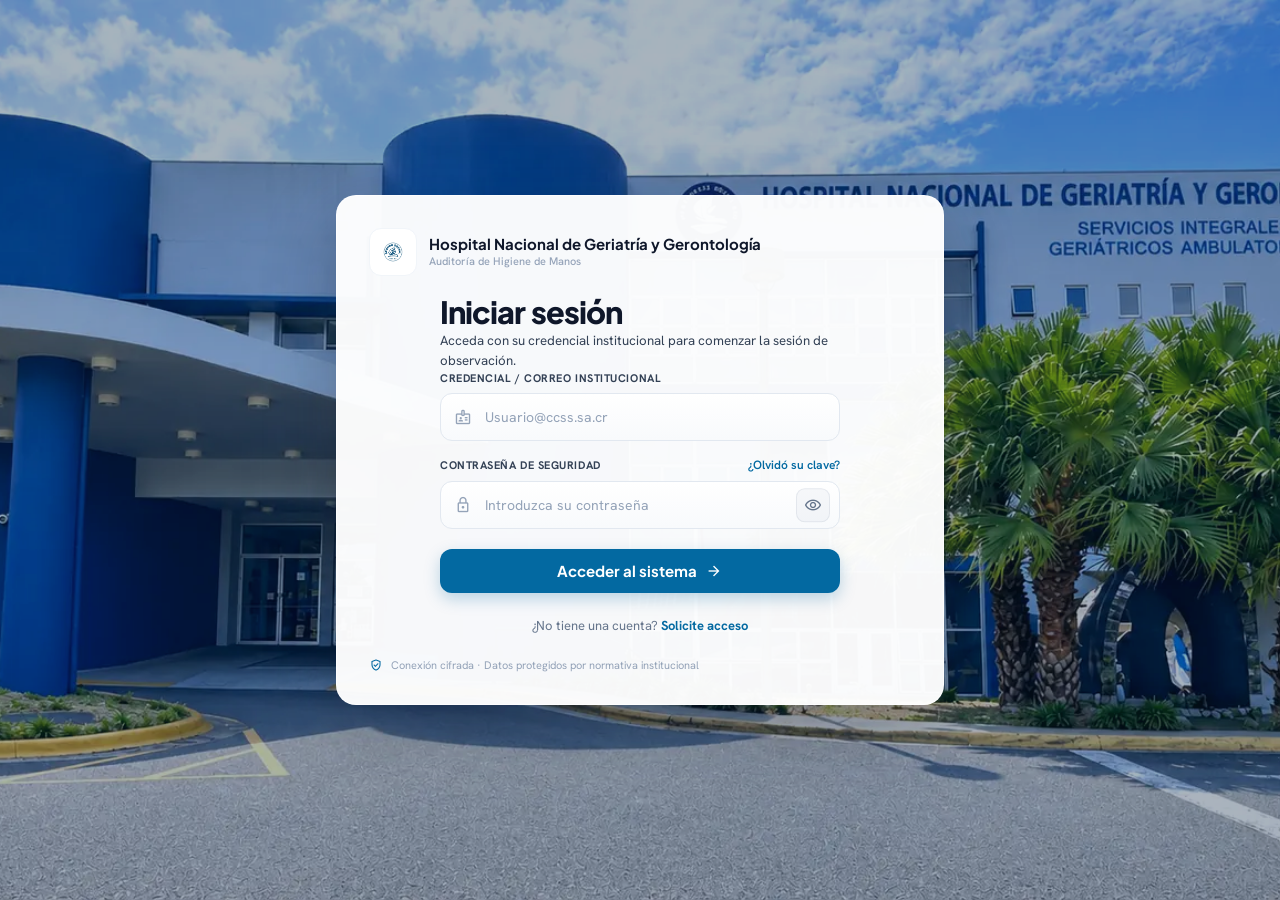
<file: index.html>
<!DOCTYPE html>
<html lang="es">
<head>
  <meta charset="utf-8">
  <meta name="viewport" content="width=device-width, initial-scale=1.0">
  <title>Observación Higiene de Manos — Sesión Activa</title>
  <script>
    if (!sessionStorage.getItem("hm_user")) {
      window.location.replace("login.html");
    }
  </script>
  <link href="https://fonts.googleapis.com/css2?family=Material+Symbols+Outlined:opsz,wght,FILL,GRAD@24,400,0,0" rel="stylesheet">
  <link href="https://fonts.googleapis.com/css2?family=Hanken+Grotesk:wght@400;600;700&family=Plus+Jakarta+Sans:wght@600;700&display=swap" rel="stylesheet">
  <link rel="stylesheet" href="comun.css?v=20261105-4">
  <link rel="stylesheet" href="index.css?v=20261016-2">
</head>
<body>

  <header class="app-header">
    <div class="app-header__inner">
      <div class="brand">
        <div class="brand__logo">
          <img src="images/ccss.jpg" alt="CCSS">
        </div>
        <div class="brand__text">
          <span class="brand__name">Auditoría de Higiene de Manos</span>
          <span class="brand__tag">Higiene de Manos · OMS</span>
        </div>
      </div>

      <button class="nav-mobile-toggle" type="button" aria-label="Abrir menú" aria-expanded="false" aria-controls="mobile-nav-panel">
        <span class="material-symbols-outlined">menu</span>
      </button>

      <nav class="header-navigation" aria-label="Navegación principal">
        <a class="btn btn--ghost" href="home.html">
          <span class="material-symbols-outlined">home</span>
          <span class="btn__label">Inicio</span>
        </a>
        <a class="btn btn--active" href="index.html" aria-current="page">
          <span class="material-symbols-outlined">checklist</span>
          <span class="btn__label">Observaciones</span>
        </a>
        <a class="btn btn--ghost" href="dashboard.html" id="dashboard-link" hidden>
          <span class="material-symbols-outlined">analytics</span>
          <span class="btn__label">Reportes</span>
        </a>
        <a class="btn btn--ghost" href="admin.php" id="admin-link" hidden>
          <span class="material-symbols-outlined">shield_person</span>
          <span class="btn__label">Administración</span>
        </a>
        <a class="btn btn--ghost" href="perfil.html">
          <span class="material-symbols-outlined">account_circle</span>
          <span class="btn__label">Mi perfil</span>
        </a>
      </nav>
      <div class="mobile-nav-panel" id="mobile-nav-panel" hidden></div>

    <div class="header-profile">
      <div class="user">
        <span class="user__name" id="user-name">Usuario</span>
        <div class="user__avatar">
          <span class="material-symbols-outlined">person</span>
        </div>
        <button id="logout-btn" type="button" class="icon-btn" title="Cerrar sesión" aria-label="Cerrar sesión">
          <span class="material-symbols-outlined">logout</span>
        </button>
      </div>
    </div>
    </div>
  </header>

  <main class="container">

    <!-- ============ RESUMEN EN TIEMPO REAL ============ -->
    <section class="summary">
      <div class="summary__item">
        <span class="material-symbols-outlined summary__icon summary__icon--primary">group</span>
        <div class="summary__text">
          <span class="summary__label">Evaluaciones</span>
          <span class="summary__value" id="stat-evaluaciones">0</span>
        </div>
      </div>
      <div class="summary__item">
        <span class="material-symbols-outlined summary__icon summary__icon--alcohol">fact_check</span>
        <div class="summary__text">
          <span class="summary__label">Momentos observados</span>
          <span class="summary__value" id="stat-momentos">0 / 0</span>
        </div>
      </div>
      <div class="summary__progress">
        <div class="summary__text summary__text--right">
          <span class="summary__label">Cumplimiento observado</span>
          <span class="summary__value summary__value--tertiary" id="stat-cumplimiento">—</span>
        </div>
        <div class="progressbar">
          <div class="progressbar__fill progressbar__fill--tertiary" id="stat-bar-tertiary" style="width: 0%"></div>
          <div class="progressbar__fill progressbar__fill--error" id="stat-bar-error" style="width: 0%"></div>
        </div>
      </div>
    </section>

    <!-- ============ SELECTOR DE ÁREA ============ -->
    <section class="session-area">
      <label class="session-area__label" for="area-select">
        <span class="material-symbols-outlined">location_on</span>
        Área de atención
      </label>
      <div class="session-area__control">
        <select id="area-select" class="session-area__select">
          <option value="" disabled selected>Seleccione un área</option>
          <option value="I Este">I Este</option>
          <option value="II Este">II Este</option>
          <option value="I Oeste">I Oeste</option>
          <option value="II Oeste">II Oeste</option>
          <option value="UCI">UCI</option>
        </select>
        <span class="material-symbols-outlined session-area__chevron">expand_more</span>
      </div>
    </section>

    <!-- ============ NAVEGACIÓN ENTRE EVALUACIONES ============ -->
    <section class="nav-bar">
      <button class="nav-bar__btn" id="nav-prev" type="button" title="Evaluación anterior" disabled>
        <span class="material-symbols-outlined">chevron_left</span>
      </button>
      <span class="nav-bar__counter" id="nav-counter">Evaluación 0 de 0</span>
      <button class="nav-bar__btn" id="nav-next" type="button" title="Evaluación siguiente" disabled>
        <span class="material-symbols-outlined">chevron_right</span>
      </button>
      <button class="btn-add" id="btn-add-eval" type="button">
        <span class="material-symbols-outlined">add_circle</span>
        Nueva evaluación
      </button>
    </section>

    <!-- ============ FICHA ACTIVA ============ -->
    <section id="ficha-container" class="ficha-container">
      <!-- Se renderiza dinámicamente desde app.js -->
    </section>

  </main>

  <!-- ============ FOOTER FIJO ============ -->
  <footer class="app-footer">
    <div class="app-footer__inner">
      <span class="app-footer__hint" id="save-status">Cambios se guardan automáticamente</span>
      <div class="app-footer__actions">
        <button class="btn btn--ghost" type="button" id="btn-cancel">
          <span class="material-symbols-outlined">delete</span>
          Descartar evaluación
        </button>
        <button class="btn btn--primary" type="button" id="btn-finish">
          <span class="material-symbols-outlined">verified</span>
          Finalizar sesión
        </button>
      </div>
    </div>
  </footer>

  <dialog class="finish-dialog" id="finish-dialog" aria-labelledby="finish-dialog-title">
    <div class="finish-dialog__view" id="finish-confirm-view">
      <div class="finish-dialog__content">
        <div class="finish-dialog__icon" aria-hidden="true">
          <span class="material-symbols-outlined">fact_check</span>
        </div>
        <p class="finish-dialog__eyebrow">Resumen de observación</p>
        <h2 class="finish-dialog__title" id="finish-dialog-title">¿Finalizar esta sesión?</h2>
        <p class="finish-dialog__description">
          Al finalizar, las evaluaciones se conservarán y esta sesión ya no se podrá modificar.
          Luego podrás consultar los reportes; al volver a Observaciones se iniciará una sesión nueva.
        </p>

        <div class="finish-dialog__summary" id="finish-summary">
          <div class="finish-dialog__stat">
            <span class="finish-dialog__stat-value" id="finish-evaluations-count">0</span>
            <span class="finish-dialog__stat-label">evaluaciones</span>
          </div>
          <div class="finish-dialog__stat finish-dialog__stat--observed">
            <span class="finish-dialog__stat-value" id="finish-observed-count">0</span>
            <span class="finish-dialog__stat-label">momentos observados</span>
          </div>
          <div class="finish-dialog__stat finish-dialog__stat--unobserved">
            <span class="finish-dialog__stat-value" id="finish-unobserved-count">0</span>
            <span class="finish-dialog__stat-label">sin observar</span>
          </div>
        </div>

        <p class="finish-dialog__note" id="finish-empty-message" hidden>
          Todavía no hay evaluaciones registradas. Agrega al menos una antes de finalizar la sesión.
        </p>
        <p class="finish-dialog__note">
          Los momentos sin respuesta quedan como no observados. No es necesario completar los cinco
          y esos momentos no se incluyen en el cálculo del cumplimiento.
        </p>
        <p class="finish-dialog__error" id="finish-error" role="alert" hidden></p>
      </div>
    </div>
    <div class="finish-dialog__view finish-dialog__thank-you" id="finish-thank-you-view" hidden>
      <div class="finish-dialog__content">
        <div class="finish-dialog__icon finish-dialog__icon--success" aria-hidden="true">
          <span class="material-symbols-outlined">check_circle</span>
        </div>
        <p class="finish-dialog__eyebrow">Sesión finalizada</p>
        <h2 class="finish-dialog__title" id="thank-you-title">¡Gracias por tu valiosa colaboración!</h2>
        <img
          class="finish-dialog__illustration"
          src="images/agradecimiento-sesion.jpg"
          alt="Dos profesionales de enfermería celebran juntas su trabajo."
          width="768"
          height="998">
        <p class="finish-dialog__thank-you-message">
          Te agradecemos por ayudarnos a recaudar la información. Tu aporte es muy valioso para nosotros.
        </p>
        <p class="finish-dialog__saved">
          <span class="material-symbols-outlined" aria-hidden="true">verified</span>
          Tus observaciones se guardaron correctamente.
        </p>
      </div>
    </div>
    <footer class="finish-dialog__actions" id="finish-confirm-actions">
      <button class="btn btn--ghost" type="button" id="finish-cancel">Seguir observando</button>
      <button class="btn btn--primary" type="button" id="finish-confirm">
        <span class="material-symbols-outlined" aria-hidden="true">check_circle</span>
        Finalizar sesión
      </button>
    </footer>
    <footer class="finish-dialog__actions" id="finish-thank-you-actions" hidden>
      <a class="btn btn--ghost" id="thank-you-reports" href="dashboard.html" hidden>
        <span class="material-symbols-outlined" aria-hidden="true">analytics</span>
        Consultar reportes
      </a>
      <button class="btn btn--primary" type="button" id="thank-you-return">
        <span class="material-symbols-outlined" aria-hidden="true">assignment</span>
        Volver a observaciones
      </button>
    </footer>
  </dialog>

  <script src="comun.js?v=20261105-2"></script>
  <script src="app.js?v=20261016-4"></script>
</body>
</html>
</file>
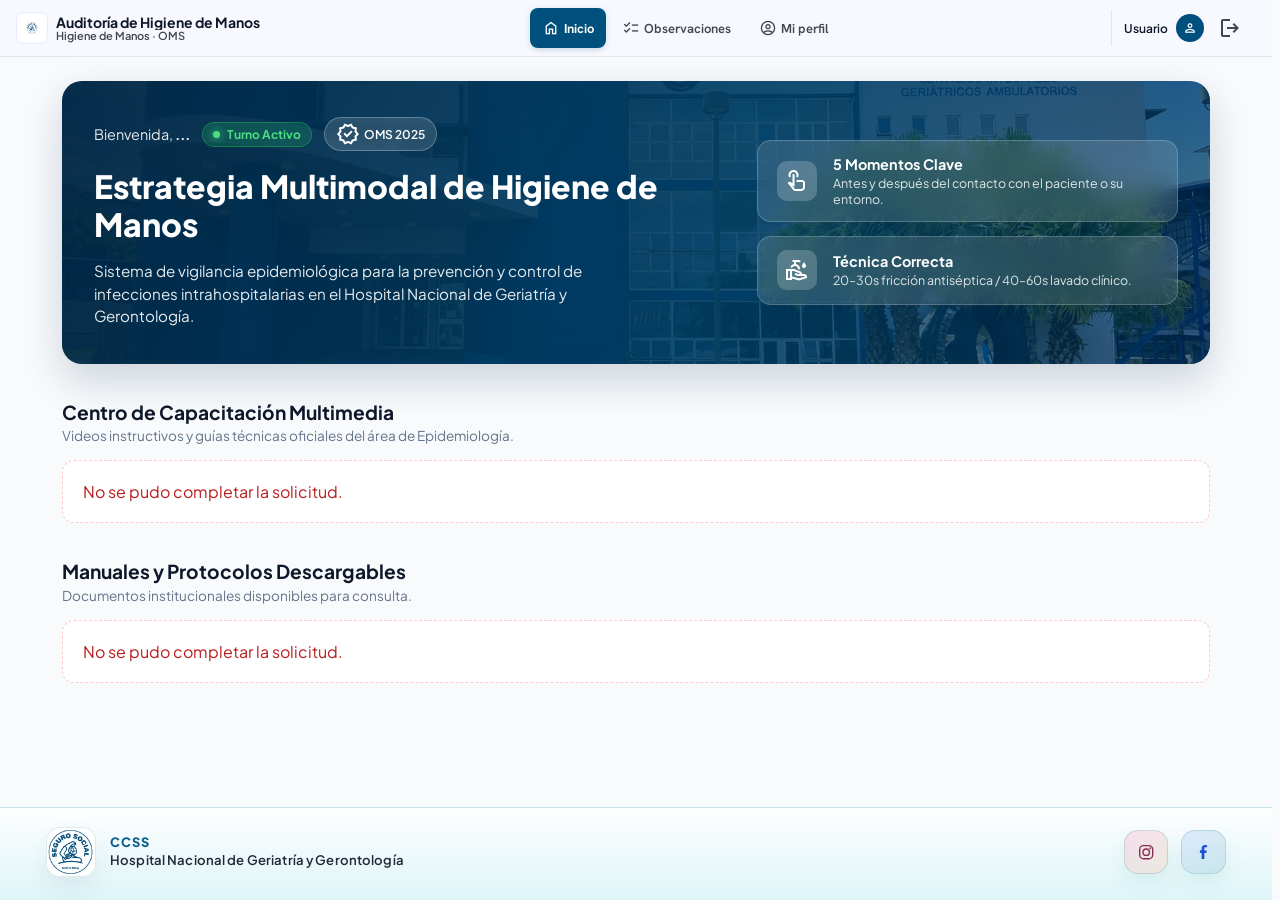
<file: home.html>
<!DOCTYPE html>
<html lang="es">
<head>
  <meta charset="utf-8">
  <meta name="viewport" content="width=device-width, initial-scale=1.0">
  <title>Inicio — Auditoría Higiene de Manos</title>

  <!-- Tipografía e Iconografía -->
  <link rel="preconnect" href="https://fonts.googleapis.com">
  <link rel="preconnect" href="https://fonts.gstatic.com" crossorigin>
  <link href="https://fonts.googleapis.com/css2?family=Material+Symbols+Outlined:opsz,wght,FILL,GRAD@20..48,100..700,0..1,-50..200" rel="stylesheet">
  <link href="https://fonts.googleapis.com/css2?family=Hanken+Grotesk:wght@400;600;700&display=swap" rel="stylesheet">
  <link href="https://fonts.googleapis.com/css2?family=Plus+Jakarta+Sans:wght@400;500;600;700;800&display=swap" rel="stylesheet">

  <!-- Hojas de Estilo -->
  <link rel="stylesheet" href="comun.css?v=20261105-4">
  <link rel="stylesheet" href="home.css?v=20261105-1">
</head>
<body>

  <!-- ============ HEADER INSTITUCIONAL ============ -->
  <header class="app-header">
    <div class="app-header__inner">
      <div class="brand">
        <div class="brand__logo">
          <img src="images/ccss.jpg" alt="CCSS Logo">
        </div>
        <div class="brand__text">
          <span class="brand__name">Auditoría de Higiene de Manos</span>
          <span class="brand__tag">Higiene de Manos · OMS</span>
        </div>
      </div>

      <button class="nav-mobile-toggle" type="button" aria-label="Abrir menú" aria-expanded="false" aria-controls="mobile-nav-panel">
        <span class="material-symbols-outlined">menu</span>
      </button>

      <nav class="header-navigation" aria-label="Navegación principal">
        <a class="btn btn--active" href="home.html" aria-current="page">
          <span class="material-symbols-outlined">home</span>
          <span class="btn__label">Inicio</span>
        </a>
        <a class="btn btn--ghost" href="index.html">
          <span class="material-symbols-outlined">checklist</span>
          <span class="btn__label">Observaciones</span>
        </a>
        <a class="btn btn--ghost" href="dashboard.html" id="dashboard-link" hidden>
          <span class="material-symbols-outlined">analytics</span>
          <span class="btn__label">Reportes</span>
        </a>
        <a class="btn btn--ghost" href="admin.php" id="admin-link" hidden>
          <span class="material-symbols-outlined">shield_person</span>
          <span class="btn__label">Administración</span>
        </a>
        <a class="btn btn--ghost" href="perfil.html">
          <span class="material-symbols-outlined">account_circle</span>
          <span class="btn__label">Mi perfil</span>
        </a>
      </nav>
      <div class="mobile-nav-panel" id="mobile-nav-panel" hidden></div>

      <div class="header-profile">
        <div class="user">
          <span class="user__name" id="user-name">Usuario</span>
          <div class="user__avatar">
            <span class="material-symbols-outlined">person</span>
          </div>
          <button id="logout-btn" type="button" class="icon-btn" title="Cerrar sesión" aria-label="Cerrar sesión">
            <span class="material-symbols-outlined">logout</span>
          </button>
        </div>
      </div>
    </div>
  </header>

  <!-- ============ CONTENIDO PRINCIPAL ============ -->
  <main class="page-container">

    <!-- ============ HERO UNIFICADO (BANNER INFORMATIVO) ============ -->
    <section class="hero-banner" style="background-image: url('images/HNGG_Nuevo.webp');">
      <div class="hero-banner__overlay"></div>

      <div class="hero-banner__content">
        <div class="hero-text-group">

          <!-- Saludo e indicadores en una sola línea superior -->
          <div class="hero-top-bar">
            <span class="user-welcome"><span id="welcome-pronoun">Bienvenida</span>, <strong id="hero-name">...</strong></span>
            <span class="status-pill">
              <span class="status-dot"></span> Turno Activo
            </span>
            <span class="glass-pill">
              <span class="material-symbols-outlined">verified</span> OMS 2025
            </span>
          </div>

          <div class="hero-copy">
            <h1 class="hero-main-title" id="banner-title">Estrategia Multimodal de Higiene de Manos</h1>
            <p class="hero-description" id="banner-description">Sistema de vigilancia epidemiológica para la prevención y control de infecciones intrahospitalarias en el Hospital Nacional de Geriatría y Gerontología.</p>
          </div>
          <button class="content-edit-button banner-edit-button" type="button" data-edit-banner hidden>
            <span class="material-symbols-outlined" aria-hidden="true">edit</span>
            Editar banner
          </button>
        </div>

        <!-- Tarjetas informativas de contexto -->
        <div class="hero-glass-cards">
          <div class="glass-card">
            <div class="glass-card__icon"><span class="material-symbols-outlined">touch_app</span></div>
            <div class="glass-card__text">
              <h4>5 Momentos Clave</h4>
              <p>Antes y después del contacto con el paciente o su entorno.</p>
            </div>
          </div>

          <div class="glass-card">
            <div class="glass-card__icon"><span class="material-symbols-outlined">clean_hands</span></div>
            <div class="glass-card__text">
              <h4>Técnica Correcta</h4>
              <p>20–30s fricción antiséptica / 40–60s lavado clínico.</p>
            </div>
          </div>
        </div>
      </div>
    </section>

    <!-- ============ SECCIÓN CAPACITACIÓN Y VIDEOS ============ -->
    <section class="content-section">
      <div class="section-header">
        <div>
          <h2 class="section-title">Centro de Capacitación Multimedia</h2>
          <p class="section-subtitle">Videos instructivos y guías técnicas oficiales del área de Epidemiología.</p>
        </div>
        <button class="content-add-button" type="button" data-add-video hidden>
          <span class="material-symbols-outlined" aria-hidden="true">add</span>
          Agregar video
        </button>
      </div>

      <div class="media-grid" id="video-container">
        <p class="content-loading" role="status">Cargando videos...</p>
      </div>
    </section>

    <!-- ============ DOCUMENTOS Y MANUALES COMPACTOS ============ -->
    <section class="content-section">
      <div class="section-header">
        <div>
          <h2 class="section-title">Manuales y Protocolos Descargables</h2>
          <p class="section-subtitle">Documentos institucionales disponibles para consulta.</p>
        </div>
        <button class="content-add-button" type="button" data-add-document hidden>
          <span class="material-symbols-outlined" aria-hidden="true">add</span>
          Agregar documento
        </button>
      </div>

      <div class="compact-docs-list" id="document-container">
        <p class="content-loading" role="status">Cargando documentos...</p>
      </div>
    </section>

  </main>

  <!-- ============ FOOTER ============ -->
  <footer class="page-footer">
    <div class="page-footer__inner">
      <div class="page-footer__brand" aria-label="CCSS Hospital Nacional de Geriatría y Gerontología">
        <div class="page-footer__logo-wrap">
          <img src="images/ccss.jpg" alt="Logo de la CCSS" class="page-footer__logo">
        </div>
        <div class="page-footer__brand-text">
          <span class="page-footer__brand-name">CCSS</span>
          <span class="page-footer__brand-copy">Hospital Nacional de Geriatría y Gerontología</span>
        </div>
      </div>

      <div class="page-footer__socials" aria-label="Redes sociales del hospital">
        <a href="https://www.instagram.com/hospitalhngg?psln=NHZ3ODV5bnVlaWQ1" target="_blank" rel="noopener noreferrer" aria-label="Instagram del hospital" class="page-footer__social-link page-footer__social-link--instagram">
          <svg viewBox="0 0 24 24" aria-hidden="true">
            <rect x="3.5" y="3.5" width="17" height="17" rx="5" fill="none" stroke="currentColor" stroke-width="1.8"/>
            <circle cx="12" cy="12" r="4.2" fill="none" stroke="currentColor" stroke-width="1.8"/>
            <circle cx="17.3" cy="6.7" r="1.2" fill="currentColor"/>
          </svg>
        </a>
        <a href="https://www.facebook.com/share/1A3zANEq65/?mibextid=wwXIfr" target="_blank" rel="noopener noreferrer" aria-label="Facebook del hospital" class="page-footer__social-link page-footer__social-link--facebook">
          <svg viewBox="0 0 24 24" aria-hidden="true">
            <path d="M13.5 21v-8h2.7l.4-3.1h-3.1V7.2c0-.9.3-1.6 1.7-1.6H17V2.7c-.4-.1-1.4-.2-2.6-.2-2.6 0-4.4 1.6-4.4 4.4v2.4H7.7V13h2.3v8h3.5Z" fill="currentColor"/>
          </svg>
        </a>
      </div>
    </div>
  </footer>

  <dialog class="content-dialog" id="content-dialog" aria-labelledby="content-dialog-title">
    <form id="content-form" class="content-dialog__form">
      <header class="content-dialog__header">
        <h2 id="content-dialog-title">Editar contenido</h2>
        <button class="content-dialog__close" type="button" data-close-dialog aria-label="Cerrar">
          <span class="material-symbols-outlined" aria-hidden="true">close</span>
        </button>
      </header>
      <div class="content-dialog__fields" id="content-dialog-fields"></div>
      <p class="content-dialog__error" id="content-dialog-error" role="alert" hidden></p>
      <footer class="content-dialog__footer">
        <button class="content-dialog__cancel" type="button" data-close-dialog>Cancelar</button>
        <button class="content-dialog__save" type="submit">Guardar</button>
      </footer>
    </form>
  </dialog>
  <div class="content-toast" id="content-toast" role="status" aria-live="polite" hidden></div>

  <script src="comun.js?v=20261105-2"></script>
  <script src="home.js?v=20261023-3"></script>
</body>
</html>
</file>
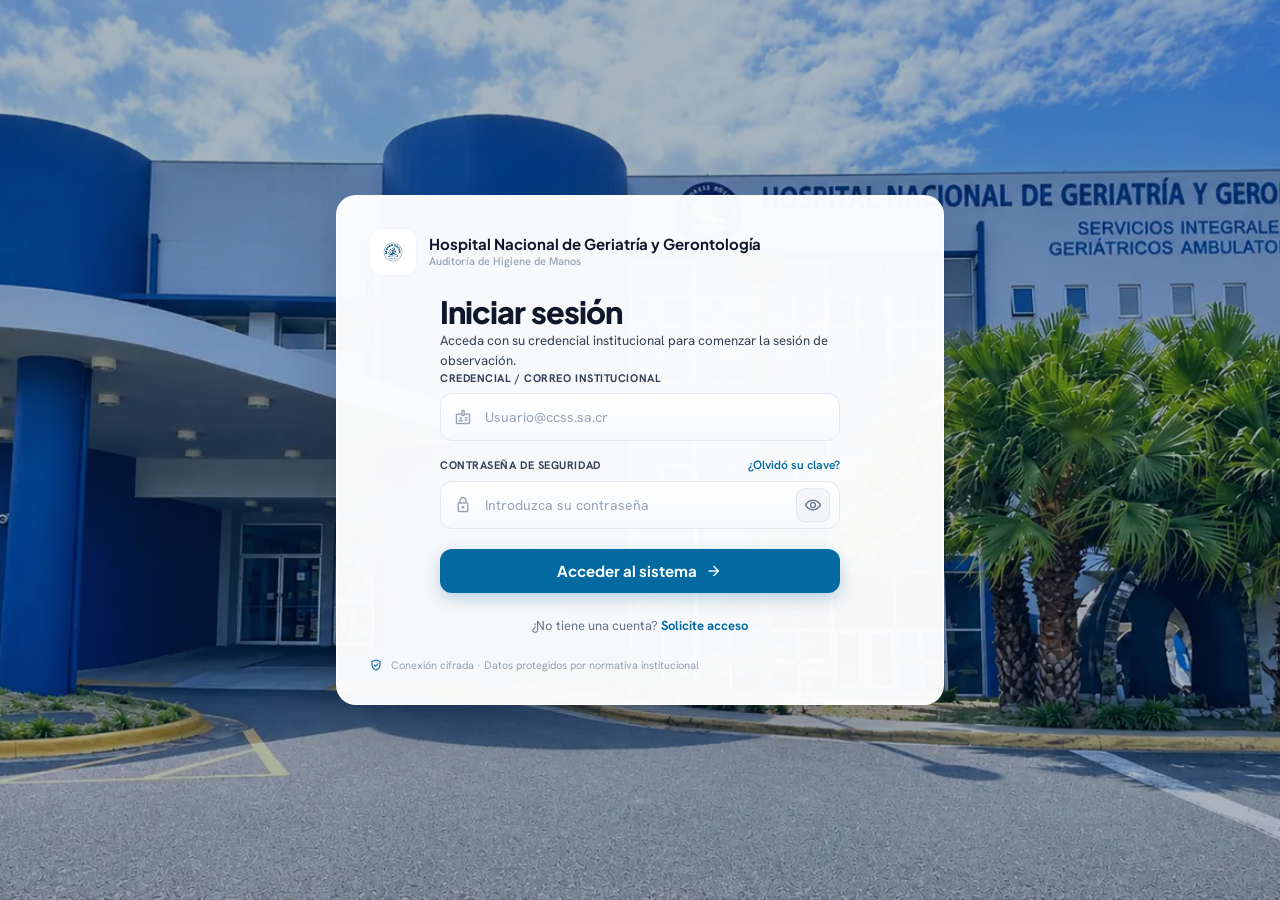
<file: login.html>
<!DOCTYPE html>
<html lang="es">
<head>
  <meta charset="utf-8">
  <meta name="viewport" content="width=device-width, initial-scale=1.0">
  <title>Acceso al Sistema — Auditoría Higiene de Manos</title>
  <link href="https://fonts.googleapis.com/css2?family=Material+Symbols+Outlined:opsz,wght,FILL,GRAD@24,400,0,0" rel="stylesheet">
  <link href="https://fonts.googleapis.com/css2?family=Hanken+Grotesk:wght@400;600;700&family=Plus+Jakarta+Sans:wght@600;700;800&display=swap" rel="stylesheet">
  <link rel="stylesheet" href="login.css?v=20261110-2">
</head>
<body>

<main class="login">

  <!-- ============ COLUMNA IZQUIERDA ============ -->
  <section class="login__panel">

    <header class="brand">
      <div class="brand__logo">
        <img src="images/ccss.jpg" alt="Caja Costarricense de Seguro Social">
      </div>
      <div class="brand__text">
        <span class="brand__name">Hospital Nacional de Geriatría y Gerontología</span>
        <span class="brand__tag">Auditoría de Higiene de Manos</span>
      </div>
    </header>

    <!-- VISTA 1: LOGIN -->
    <div class="form-wrap" id="view-login">
      <h1 class="form__title">Iniciar sesión</h1>
      <p class="form__subtitle">Acceda con su credencial institucional para comenzar la sesión de observación.</p>

      <form class="form" id="login-form" novalidate>

        <div class="field">
          <label class="field__label" for="credential">Credencial / Correo institucional</label>
          <div class="field__control">
            <span class="material-symbols-outlined field__icon">badge</span>
            <input id="credential" name="credential" type="text" class="field__input"
                   placeholder="Usuario@ccss.sa.cr" autocomplete="username" required>
          </div>
        </div>

        <div class="field">
          <div class="field__row">
            <label class="field__label" for="password">Contraseña de seguridad</label>
            <button type="button" class="field__link" id="goto-recovery">¿Olvidó su clave?</button>
          </div>
          <div class="field__control">
            <span class="material-symbols-outlined field__icon">lock</span>
            <input id="password" name="password" type="password" class="field__input"
                   placeholder="Introduzca su contraseña" autocomplete="current-password" required>
            <button type="button" class="field__toggle" id="toggle-password" aria-label="Mostrar contraseña">
              <span class="material-symbols-outlined">visibility</span>
            </button>
          </div>
        </div>

      

        <div class="form__message" id="login-message" role="alert"></div>

        <button class="btn-primary" type="submit" id="login-submit">
          <span class="btn-primary__label">Acceder al sistema</span>
          <span class="material-symbols-outlined btn-primary__icon">arrow_forward</span>
          <span class="btn-primary__spinner material-symbols-outlined">progress_activity</span>
        </button>

      </form>

      <!-- LINK PARA IR AL REGISTRO -->
      <p class="form__alt">
        ¿No tiene una cuenta?
        <a href="registro.html" class="form__alt-link">Solicite acceso</a>
      </p>

    </div>

    <!-- VISTA 2: RECUPERACIoN -->
    <div class="form-wrap is-hidden" id="view-recovery">
      <button type="button" class="back-link" id="back-to-login">
        <span class="material-symbols-outlined">arrow_back</span>
        Volver al inicio de sesión
      </button>

      <h1 class="form__title">Recuperación de contraseña</h1>
      <p class="form__subtitle">La recuperación automática aún no está disponible. Contacte al administrador del sistema para restablecer su acceso.</p>
      <div class="form__message is-visible is-info" role="status">
        <span>Su cuenta y contraseña no cambiarán desde esta pantalla.</span>
      </div>
    </div>

    <footer class="panel-footer">
      <span class="material-symbols-outlined">verified_user</span>
      <span>Conexión cifrada · Datos protegidos por normativa institucional</span>
    </footer>

  </section>

  <!-- ============ COLUMNA DERECHA: SOLO IMAGEN ============ -->
  <aside class="login__visual">
    <img class="visual__img"
         src="images/HNGG_Nuevo.webp"
         alt="Hospital Nacional de Geriatría y Gerontología"
         width="1600" height="900"
         loading="eager" decoding="async" fetchpriority="high">
  </aside>

</main>

<script src="acceso.js?v=20261112-1"></script>
</body>
</html>
</file>
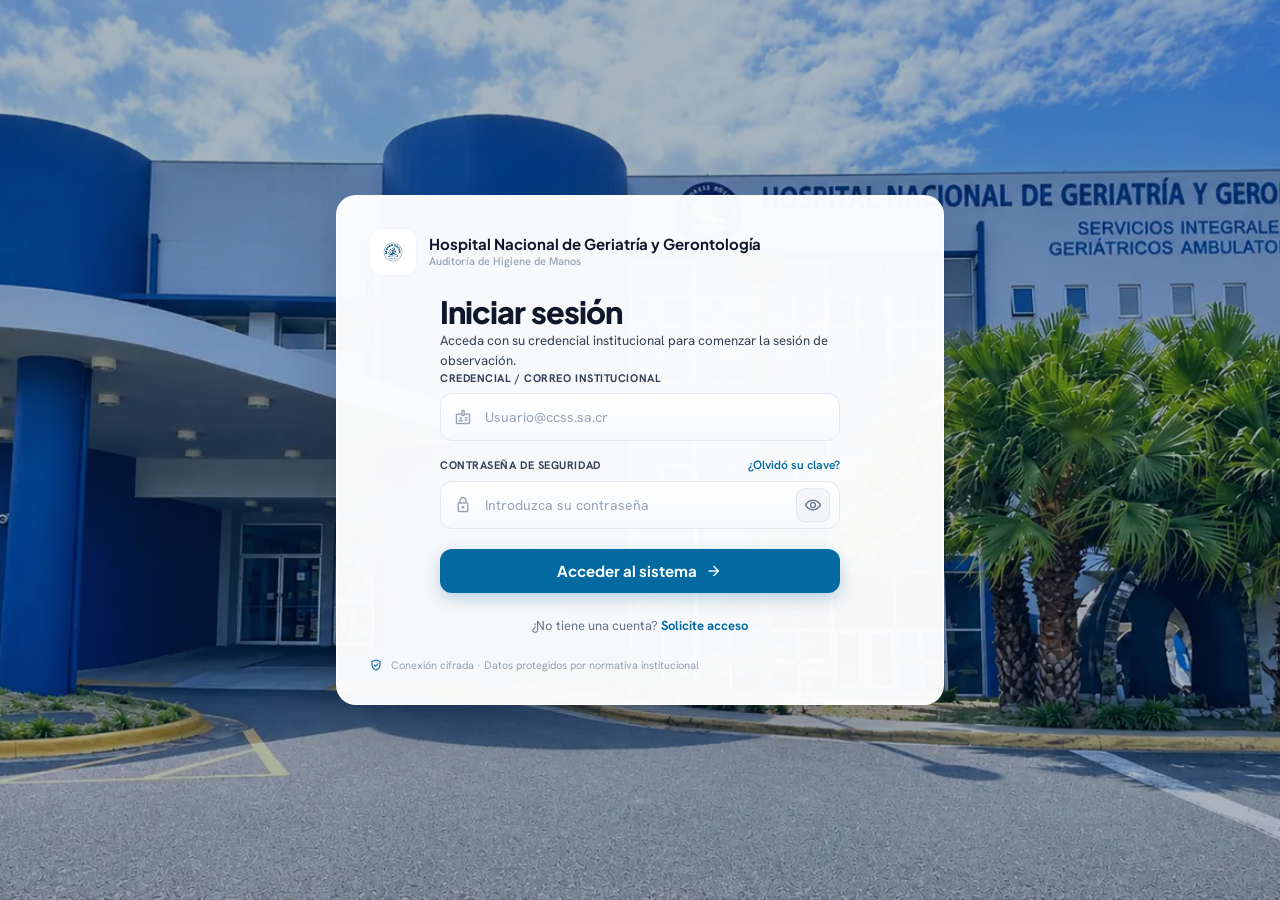
<file: perfil.html>
<!DOCTYPE html>
<html lang="es">
<head>
  <meta charset="utf-8">
  <meta name="viewport" content="width=device-width, initial-scale=1.0">
  <title>Mi Perfil — Auditoría Higiene de Manos</title>
  <script>
    if (!sessionStorage.getItem('hm_user')) {
      window.location.replace('login.html');
    }
  </script>
  <link href="https://fonts.googleapis.com/css2?family=Material+Symbols+Outlined:opsz,wght,FILL,GRAD@24,400,0,0" rel="stylesheet">
  <link href="https://fonts.googleapis.com/css2?family=Hanken+Grotesk:wght@400;600;700&family=Plus+Jakarta+Sans:wght@600;700;800&display=swap" rel="stylesheet">
  <link rel="stylesheet" href="comun.css?v=20261105-4">
  <link rel="stylesheet" href="perfil.css?v=20261111-1">
</head>
<body>
  <header class="app-header">
    <div class="app-header__inner">
      <div class="brand">
        <div class="brand__logo">
          <img src="images/ccss.jpg" alt="CCSS">
        </div>
        <div class="brand__text">
          <span class="brand__name">Auditoría de Higiene de Manos</span>
          <span class="brand__tag">Higiene de Manos · OMS</span>
        </div>
      </div>

      <button class="nav-mobile-toggle" type="button" aria-label="Abrir menú" aria-expanded="false" aria-controls="mobile-nav-panel">
        <span class="material-symbols-outlined">menu</span>
      </button>

      <nav class="header-navigation" aria-label="Navegación principal">
        <a class="btn btn--ghost" href="home.html">
          <span class="material-symbols-outlined">home</span>
          <span class="btn__label">Inicio</span>
        </a>
        <a class="btn btn--ghost" href="index.html">
          <span class="material-symbols-outlined">checklist</span>
          <span class="btn__label">Observaciones</span>
        </a>
        <a class="btn btn--ghost" href="dashboard.html" id="dashboard-link" hidden>
          <span class="material-symbols-outlined">analytics</span>
          <span class="btn__label">Reportes</span>
        </a>
        <a class="btn btn--ghost" href="admin.php" id="admin-link" hidden>
          <span class="material-symbols-outlined">shield_person</span>
          <span class="btn__label">Administración</span>
        </a>
        <a class="btn btn--active" href="perfil.html" aria-current="page">
          <span class="material-symbols-outlined">account_circle</span>
          <span class="btn__label">Mi perfil</span>
        </a>
      </nav>
      <div class="mobile-nav-panel" id="mobile-nav-panel" hidden></div>

      <div class="header-profile">
        <div class="user">
          <span class="user__name" id="user-name">Usuario</span>
          <div class="user__avatar">
            <span class="material-symbols-outlined">person</span>
          </div>
          <button id="logout-btn" type="button" class="icon-btn" title="Cerrar sesión" aria-label="Cerrar sesión">
            <span class="material-symbols-outlined">logout</span>
          </button>
        </div>
      </div>
    </div>
  </header>

  <main class="container perfil">
    <section class="profile-hero" aria-labelledby="profile-hero-title">
      <div class="profile-hero__avatar" aria-hidden="true">
        <span class="profile-hero__initials" id="perfil-iniciales">U</span>
      </div>

      <div class="profile-hero__info">
        <span class="profile-hero__eyebrow">Mi Perfil</span>
        <h1 class="profile-hero__name" id="perfil-nombre-completo">—</h1>
        <p class="profile-hero__email">
          <span class="material-symbols-outlined">mail</span>
          <span id="perfil-correo">—</span>
        </p>
        <div class="profile-hero__badges">
          <span class="badge badge--role badge--role--observer" id="perfil-rol-badge">
            <span class="material-symbols-outlined" id="perfil-rol-icon">visibility</span>
            <span id="perfil-rol-label">Observador</span>
          </span>
        </div>
      </div>

      <div class="profile-hero__actions">
        <a class="btn btn--ghost" href="home.html">
          <span class="material-symbols-outlined">home</span>
          <span class="btn__label">Volver al inicio</span>
        </a>
      </div>
    </section>

    <div class="perfil-grid">
      <section class="card perfil-card" aria-labelledby="datos-title">
        <header class="card__header">
          <div>
            <h2 class="card__title" id="datos-title">Datos personales</h2>
            <p class="card__subtitle">Información registrada en el sistema institucional.</p>
          </div>
          <span class="chip chip--neutral">
            <span class="material-symbols-outlined">badge</span>
            Solo lectura
          </span>
        </header>

        <dl class="data-list">
          <div class="data-list__row">
            <dt class="data-list__label">Nombre completo</dt>
            <dd class="data-list__value" id="dato-nombre">—</dd>
          </div>
          <div class="data-list__row">
            <dt class="data-list__label">Cédula / identificación</dt>
            <dd class="data-list__value" id="dato-cedula">—</dd>
          </div>
          <div class="data-list__row">
            <dt class="data-list__label">Correo institucional</dt>
            <dd class="data-list__value" id="dato-correo">—</dd>
          </div>
          <div class="data-list__row">
            <dt class="data-list__label">Género</dt>
            <dd class="data-list__value" id="dato-genero">—</dd>
          </div>
          <div class="data-list__row">
            <dt class="data-list__label">Rol en el sistema</dt>
            <dd class="data-list__value">
              <span class="badge badge--role badge--role--observer" id="dato-rol-badge">
                <span class="material-symbols-outlined" id="dato-rol-icon">visibility</span>
                <span id="dato-rol-label">Observador</span>
              </span>
            </dd>
          </div>
          <div class="data-list__row">
            <dt class="data-list__label">Estado de la cuenta</dt>
            <dd class="data-list__value">
              <span class="status status--active" id="dato-estado-cuenta" role="status">
                <span class="status__dot"></span>
                Cargando…
              </span>
            </dd>
          </div>
        </dl>

        <p class="perfil-card__hint">
          <span class="material-symbols-outlined">info</span>
          Para modificar sus datos personales, contacte al Comité de IAAS.
        </p>
      </section>

      <div class="perfil-stack">
        <section class="card perfil-card" aria-labelledby="password-title">
          <header class="card__header">
            <div>
              <h2 class="card__title" id="password-title">Seguridad de la cuenta</h2>
              <p class="card__subtitle">Cambie su contraseña periódicamente.</p>
            </div>
            <button type="button" class="btn btn--ghost" id="toggle-password-card" aria-expanded="false" aria-controls="password-form">
              <span class="material-symbols-outlined" id="toggle-password-icon">lock_open</span>
              <span class="btn__label">Cambiar contraseña</span>
            </button>
          </header>

          <form class="password-form" id="password-form" novalidate hidden>
            <div class="field">
              <label class="field__label" for="current-password">Contraseña actual</label>
              <div class="field__control">
                <span class="material-symbols-outlined field__icon">lock</span>
                <input id="current-password" name="current_password" type="password" class="field__input" autocomplete="current-password" required>
                <button type="button" class="field__toggle" data-toggle="current-password" aria-label="Mostrar contraseña">
                  <span class="material-symbols-outlined">visibility</span>
                </button>
              </div>
            </div>

            <div class="field">
              <label class="field__label" for="new-password">Nueva contraseña</label>
              <div class="field__control">
                <span class="material-symbols-outlined field__icon">lock_reset</span>
                <input id="new-password" name="new_password" type="password" class="field__input" autocomplete="new-password" required minlength="8">
                <button type="button" class="field__toggle" data-toggle="new-password" aria-label="Mostrar contraseña">
                  <span class="material-symbols-outlined">visibility</span>
                </button>
              </div>
              <div class="password-meter" aria-live="polite">
                <div class="password-meter__bar" id="password-strength-bar"></div>
                <span class="password-meter__text" id="password-strength-text">Use al menos 8 caracteres. No necesita combinar mayúsculas, números ni símbolos.</span>
              </div>
            </div>

            <div class="field">
              <label class="field__label" for="confirm-password">Confirmar nueva contraseña</label>
              <div class="field__control">
                <span class="material-symbols-outlined field__icon">lock</span>
                <input id="confirm-password" name="confirm_password" type="password" class="field__input" autocomplete="new-password" required>
              </div>
            </div>

            <p class="form__message" id="password-message" role="alert" hidden></p>

            <div class="password-form__actions">
              <button type="button" class="btn btn--ghost" data-cancel-password>Cancelar</button>
              <button type="submit" class="btn btn--primary" id="password-submit">
                <span class="material-symbols-outlined">save</span>
                Actualizar contraseña
              </button>
            </div>
          </form>
        </section>

        <section class="card perfil-card" id="activity-card" aria-labelledby="activity-title" hidden>
          <header class="card__header">
            <div>
              <h2 class="card__title" id="activity-title">Mi actividad</h2>
              <p class="card__subtitle">Resumen de su participación en auditorías.</p>
            </div>
          </header>

          <div class="activity-stats">
            <article class="activity-stat">
              <span class="activity-stat__icon activity-stat__icon--primary">
                <span class="material-symbols-outlined">groups</span>
              </span>
              <div>
                <span class="activity-stat__value" id="stat-evaluaciones">—</span>
                <span class="activity-stat__label">Evaluaciones realizadas</span>
              </div>
            </article>
            <article class="activity-stat">
              <span class="activity-stat__icon activity-stat__icon--tertiary">
                <span class="material-symbols-outlined">checklist</span>
              </span>
              <div>
                <span class="activity-stat__value" id="stat-sesiones">—</span>
                <span class="activity-stat__label">Sesiones registradas</span>
              </div>
            </article>
            <article class="activity-stat">
              <span class="activity-stat__icon activity-stat__icon--alcohol">
                <span class="material-symbols-outlined">fact_check</span>
              </span>
              <div>
                <span class="activity-stat__value" id="stat-momentos">—</span>
                <span class="activity-stat__label">Momentos observados</span>
              </div>
            </article>
          </div>
        </section>

        <section class="card perfil-card admin-shortcuts" id="admin-shortcuts-card" aria-labelledby="admin-shortcuts-title" hidden>
          <header class="card__header">
            <div>
              <h2 class="card__title" id="admin-shortcuts-title">Panel de administración</h2>
              <p class="card__subtitle">Accesos directos a las funciones de gestión.</p>
            </div>
          </header>

          <div class="admin-shortcuts__grid">
            <a class="admin-shortcut" href="admin.php">
              <span class="material-symbols-outlined">shield_person</span>
              <span>
                <strong>Usuarios y solicitudes</strong>
                <small>Aprobar cuentas y gestionar roles</small>
              </span>
            </a>
            <a class="admin-shortcut" href="dashboard.html">
              <span class="material-symbols-outlined">analytics</span>
              <span>
                <strong>Reportes y estadísticas</strong>
                <small>Indicadores de cumplimiento OMS</small>
              </span>
            </a>
          </div>
        </section>
      </div>
    </div>

    <section class="card perfil-card" id="history-card" aria-labelledby="history-title" hidden>
      <header class="card__header">
        <div>
          <h2 class="card__title" id="history-title">Historial de sesiones</h2>
          <p class="card__subtitle">Sesiones de auditoría registradas por usted.</p>
        </div>
      </header>

      <div class="table-wrap">
        <table class="table" id="history-table">
          <thead>
            <tr>
              <th># Sesión</th>
              <th>Fecha</th>
              <th>Hora inicio</th>
              <th>Hora fin</th>
              <th>Área</th>
              <th class="ta-c">Evaluaciones</th>
              <th class="ta-c">Estado</th>
            </tr>
          </thead>
          <tbody id="history-tbody">
            <tr>
              <td colspan="7" class="ta-c" style="color: var(--c-on-surface-var);">Cargando historial…</td>
            </tr>
          </tbody>
        </table>
      </div>

      <div class="empty-state" id="history-empty" hidden>
        <span class="material-symbols-outlined">history</span>
        <p>Aún no ha registrado sesiones de auditoría.</p>
      </div>

      <p class="form__message" id="history-error" role="alert" hidden></p>
    </section>
  </main>

  <script src="comun.js?v=20261105-2"></script>
  <script src="perfil.js?v=20261111-1"></script>
</body>
</html>
</file>
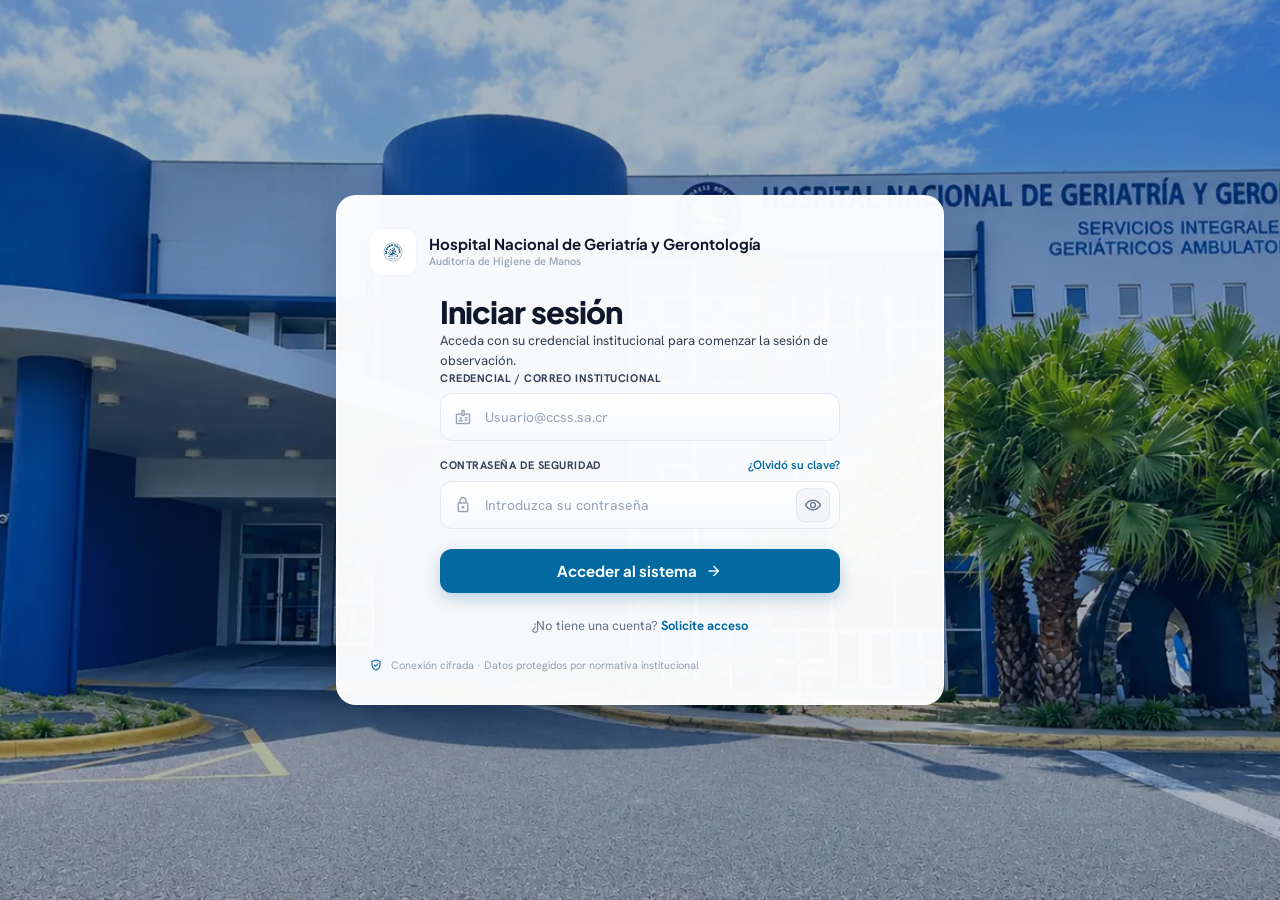
<file: peril.html>
<!DOCTYPE html>
<html lang="es">
<head>
  <meta charset="utf-8">
  <meta name="viewport" content="width=device-width, initial-scale=1.0">
  <title>Mi Perfil — Auditoría Higiene de Manos</title>

  <script>
    window.location.replace('perfil.html');
  </script>

  <link href="https://fonts.googleapis.com/css2?family=Material+Symbols+Outlined:opsz,wght,FILL,GRAD@24,400,0,0" rel="stylesheet">
  <link href="https://fonts.googleapis.com/css2?family=Hanken+Grotesk:wght@400;600;700&family=Plus+Jakarta+Sans:wght@600;700;800&display=swap" rel="stylesheet">
  <link rel="stylesheet" href="comun.css?v=20261105-4">
  <link rel="stylesheet" href="perfil.css?v=20261105-1">
</head>
<body>

  <!-- ============ HEADER ============ -->
  <header class="app-header">
    <div class="app-header__inner">
      <div class="brand">
        <div class="brand__logo">
          <img src="images/ccss.jpg" alt="CCSS">
        </div>
        <div class="brand__text">
          <span class="brand__name">Auditoría de Higiene de Manos</span>
          <span class="brand__tag">Higiene de Manos · OMS</span>
        </div>
      </div>

      <button class="nav-mobile-toggle" type="button" aria-label="Abrir menú" aria-expanded="false" aria-controls="mobile-nav-panel">
        <span class="material-symbols-outlined">menu</span>
      </button>

      <nav class="header-navigation" aria-label="Navegación principal">
        <a class="btn btn--ghost" href="home.html">
          <span class="material-symbols-outlined">home</span>
          <span class="btn__label">Inicio</span>
        </a>
        <a class="btn btn--ghost" href="index.html">
          <span class="material-symbols-outlined">checklist</span>
          <span class="btn__label">Observaciones</span>
        </a>
        <a class="btn btn--ghost" href="dashboard.html" id="dashboard-link" hidden>
          <span class="material-symbols-outlined">analytics</span>
          <span class="btn__label">Reportes</span>
        </a>
        <a class="btn btn--ghost" href="admin.php" id="admin-link" hidden>
          <span class="material-symbols-outlined">shield_person</span>
          <span class="btn__label">Administración</span>
        </a>
      </nav>
      <div class="mobile-nav-panel" id="mobile-nav-panel" hidden></div>

      <div class="header-profile">
        <div class="user">
          <span class="user__name" id="user-name">Usuario</span>
          <div class="user__avatar">
            <span class="material-symbols-outlined">person</span>
          </div>
          <button id="logout-btn" type="button" class="icon-btn" title="Cerrar sesión" aria-label="Cerrar sesión">
            <span class="material-symbols-outlined">logout</span>
          </button>
        </div>
      </div>
    </div>
  </header>

  <main class="container perfil">

    <!-- ============ HERO DE PERFIL ============ -->
    <section class="profile-hero" aria-labelledby="profile-hero-title">
      <div class="profile-hero__avatar" aria-hidden="true">
        <span class="profile-hero__initials" id="perfil-iniciales">FC</span>
      </div>

      <div class="profile-hero__info">
        <span class="profile-hero__eyebrow">Mi Perfil</span>
        <h1 class="profile-hero__name" id="perfil-nombre-completo">—</h1>
        <p class="profile-hero__email">
          <span class="material-symbols-outlined">mail</span>
          <span id="perfil-correo">—</span>
        </p>
        <div class="profile-hero__badges">
          <span class="badge badge--role badge--role--observer" id="perfil-rol-badge">
            <span class="material-symbols-outlined" id="perfil-rol-icon">visibility</span>
            <span id="perfil-rol-label">Observador</span>
          </span>
          <span class="badge badge--live">
            <span class="dot dot--pulse"></span>
            Sesión activa
          </span>
        </div>
      </div>

      <div class="profile-hero__actions">
        <a class="btn btn--ghost" href="home.html">
          <span class="material-symbols-outlined">home</span>
          <span class="btn__label">Volver al inicio</span>
        </a>
      </div>
    </section>

    <!-- ============ GRID PRINCIPAL ============ -->
    <div class="perfil-grid">

      <!-- ─── Datos personales ─── -->
      <section class="card perfil-card" aria-labelledby="datos-title">
        <header class="card__header">
          <div>
            <h2 class="card__title" id="datos-title">Datos personales</h2>
            <p class="card__subtitle">Información registrada en el sistema institucional.</p>
          </div>
          <span class="chip chip--neutral">
            <span class="material-symbols-outlined">badge</span>
            Solo lectura
          </span>
        </header>

        <dl class="data-list">
          <div class="data-list__row">
            <dt class="data-list__label">Nombre completo</dt>
            <dd class="data-list__value" id="dato-nombre">—</dd>
          </div>
          <div class="data-list__row">
            <dt class="data-list__label">Cédula / identificación</dt>
            <dd class="data-list__value" id="dato-cedula">—</dd>
          </div>
          <div class="data-list__row">
            <dt class="data-list__label">Correo institucional</dt>
            <dd class="data-list__value" id="dato-correo">—</dd>
          </div>
          <div class="data-list__row">
            <dt class="data-list__label">Género</dt>
            <dd class="data-list__value" id="dato-genero">—</dd>
          </div>
          <div class="data-list__row">
            <dt class="data-list__label">Rol en el sistema</dt>
            <dd class="data-list__value">
              <span class="badge badge--role badge--role--observer" id="dato-rol-badge">
                <span class="material-symbols-outlined" id="dato-rol-icon">visibility</span>
                <span id="dato-rol-label">Observador</span>
              </span>
            </dd>
          </div>
          <div class="data-list__row">
            <dt class="data-list__label">Estado de la cuenta</dt>
            <dd class="data-list__value">
              <span class="status status--active">
                <span class="status__dot"></span>
                Activa
              </span>
            </dd>
          </div>
        </dl>

        <p class="perfil-card__hint">
          <span class="material-symbols-outlined">info</span>
          Para modificar sus datos personales, contacte al Comité de IAAS.
        </p>
      </section>

      <!-- ─── Stack derecho ─── -->
      <div class="perfil-stack">

        <!-- Cambio de contraseña -->
        <section class="card perfil-card" aria-labelledby="password-title">
          <header class="card__header">
            <div>
              <h2 class="card__title" id="password-title">Seguridad de la cuenta</h2>
              <p class="card__subtitle">Cambie su contraseña periódicamente.</p>
            </div>
            <button type="button" class="btn btn--ghost" id="toggle-password-card"
                    aria-expanded="false" aria-controls="password-form">
              <span class="material-symbols-outlined" id="toggle-password-icon">lock_open</span>
              <span class="btn__label">Cambiar contraseña</span>
            </button>
          </header>

          <form class="password-form" id="password-form" novalidate hidden>
            <div class="field">
              <label class="field__label" for="current-password">Contraseña actual</label>
              <div class="field__control">
                <span class="material-symbols-outlined field__icon">lock</span>
                <input id="current-password" name="current_password" type="password"
                       class="field__input" autocomplete="current-password" required>
                <button type="button" class="field__toggle" data-toggle-password="current-password"
                        aria-label="Mostrar contraseña">
                  <span class="material-symbols-outlined">visibility</span>
                </button>
              </div>
            </div>

            <div class="field">
              <label class="field__label" for="new-password">Nueva contraseña</label>
              <div class="field__control">
                <span class="material-symbols-outlined field__icon">lock_reset</span>
                <input id="new-password" name="new_password" type="password"
                       class="field__input" autocomplete="new-password" required minlength="8">
                <button type="button" class="field__toggle" data-toggle-password="new-password"
                        aria-label="Mostrar contraseña">
                  <span class="material-symbols-outlined">visibility</span>
                </button>
              </div>
              <div class="password-meter" aria-live="polite">
                <div class="password-meter__bar" id="password-strength-bar"></div>
                <span class="password-meter__text" id="password-strength-text">
                  Introduzca una contraseña segura.
                </span>
              </div>
            </div>

            <div class="field">
              <label class="field__label" for="confirm-password">Confirmar nueva contraseña</label>
              <div class="field__control">
                <span class="material-symbols-outlined field__icon">lock</span>
                <input id="confirm-password" name="confirm_password" type="password"
                       class="field__input" autocomplete="new-password" required>
              </div>
            </div>

            <p class="form__message" id="password-message" role="alert" hidden></p>

            <div class="password-form__actions">
              <button type="button" class="btn btn--ghost" data-cancel-password>Cancelar</button>
              <button type="submit" class="btn btn--primary" id="password-submit">
                <span class="material-symbols-outlined">save</span>
                Actualizar contraseña
              </button>
            </div>
          </form>
        </section>

        <!-- Actividad (solo Observador) -->
        <section class="card perfil-card" id="activity-card" aria-labelledby="activity-title" hidden>
          <header class="card__header">
            <div>
              <h2 class="card__title" id="activity-title">Mi actividad</h2>
              <p class="card__subtitle">Resumen de su participación en auditorías.</p>
            </div>
          </header>

          <div class="activity-stats">
            <article class="activity-stat">
              <span class="activity-stat__icon activity-stat__icon--primary">
                <span class="material-symbols-outlined">groups</span>
              </span>
              <div>
                <span class="activity-stat__value" id="stat-evaluaciones">—</span>
                <span class="activity-stat__label">Evaluaciones realizadas</span>
              </div>
            </article>
            <article class="activity-stat">
              <span class="activity-stat__icon activity-stat__icon--tertiary">
                <span class="material-symbols-outlined">checklist</span>
              </span>
              <div>
                <span class="activity-stat__value" id="stat-sesiones">—</span>
                <span class="activity-stat__label">Sesiones finalizadas</span>
              </div>
            </article>
            <article class="activity-stat">
              <span class="activity-stat__icon activity-stat__icon--alcohol">
                <span class="material-symbols-outlined">fact_check</span>
              </span>
              <div>
                <span class="activity-stat__value" id="stat-momentos">—</span>
                <span class="activity-stat__label">Momentos observados</span>
              </div>
            </article>
          </div>
        </section>

        <!-- Panel de administración (solo Admin) -->
        <section class="card perfil-card admin-shortcuts" id="admin-shortcuts-card" aria-labelledby="admin-shortcuts-title" hidden>
          <header class="card__header">
            <div>
              <h2 class="card__title" id="admin-shortcuts-title">Panel de administración</h2>
              <p class="card__subtitle">Accesos directos a las funciones de gestión.</p>
            </div>
          </header>

          <div class="admin-shortcuts__grid">
            <a class="admin-shortcut" href="admin.php">
              <span class="material-symbols-outlined">shield_person</span>
              <span>
                <strong>Usuarios y solicitudes</strong>
                <small>Aprobar cuentas y gestionar roles</small>
              </span>
            </a>
            <a class="admin-shortcut" href="dashboard.html">
              <span class="material-symbols-outlined">analytics</span>
              <span>
                <strong>Reportes y estadísticas</strong>
                <small>Indicadores de cumplimiento OMS</small>
              </span>
            </a>
          </div>
        </section>

      </div>
    </div>

    <!-- ============ HISTORIAL DE SESIONES (solo Observador) ============ -->
    <section class="card perfil-card" id="history-card" aria-labelledby="history-title" hidden>
      <header class="card__header">
        <div>
          <h2 class="card__title" id="history-title">Historial de sesiones</h2>
          <p class="card__subtitle">Sesiones de auditoría registradas por usted.</p>
        </div>
        <button type="button" class="btn btn--ghost" id="refresh-history">
          <span class="material-symbols-outlined">refresh</span>
          <span class="btn__label">Actualizar</span>
        </button>
      </header>

      <div class="table-wrap">
        <table class="table" id="history-table">
          <thead>
            <tr>
              <th># Sesión</th>
              <th>Fecha</th>
              <th>Hora inicio</th>
              <th>Hora fin</th>
              <th>Área</th>
              <th class="ta-c">Evaluaciones</th>
              <th class="ta-c">Estado</th>
            </tr>
          </thead>
          <tbody id="history-tbody">
            <tr>
              <td colspan="7" class="ta-c" style="color: var(--c-on-surface-var);">
                Cargando historial…
              </td>
            </tr>
          </tbody>
        </table>
      </div>

      <div class="empty-state" id="history-empty" hidden>
        <span class="material-symbols-outlined">history</span>
        <p>Aún no ha registrado sesiones de auditoría.</p>
      </div>

      <p class="form__message" id="history-error" role="alert" hidden></p>
    </section>

  </main>

  <script src="comun.js?v=20261105-2"></script>
  <script src="perfil.js?v=20261105-1"></script>
</body>
</html>
</file>
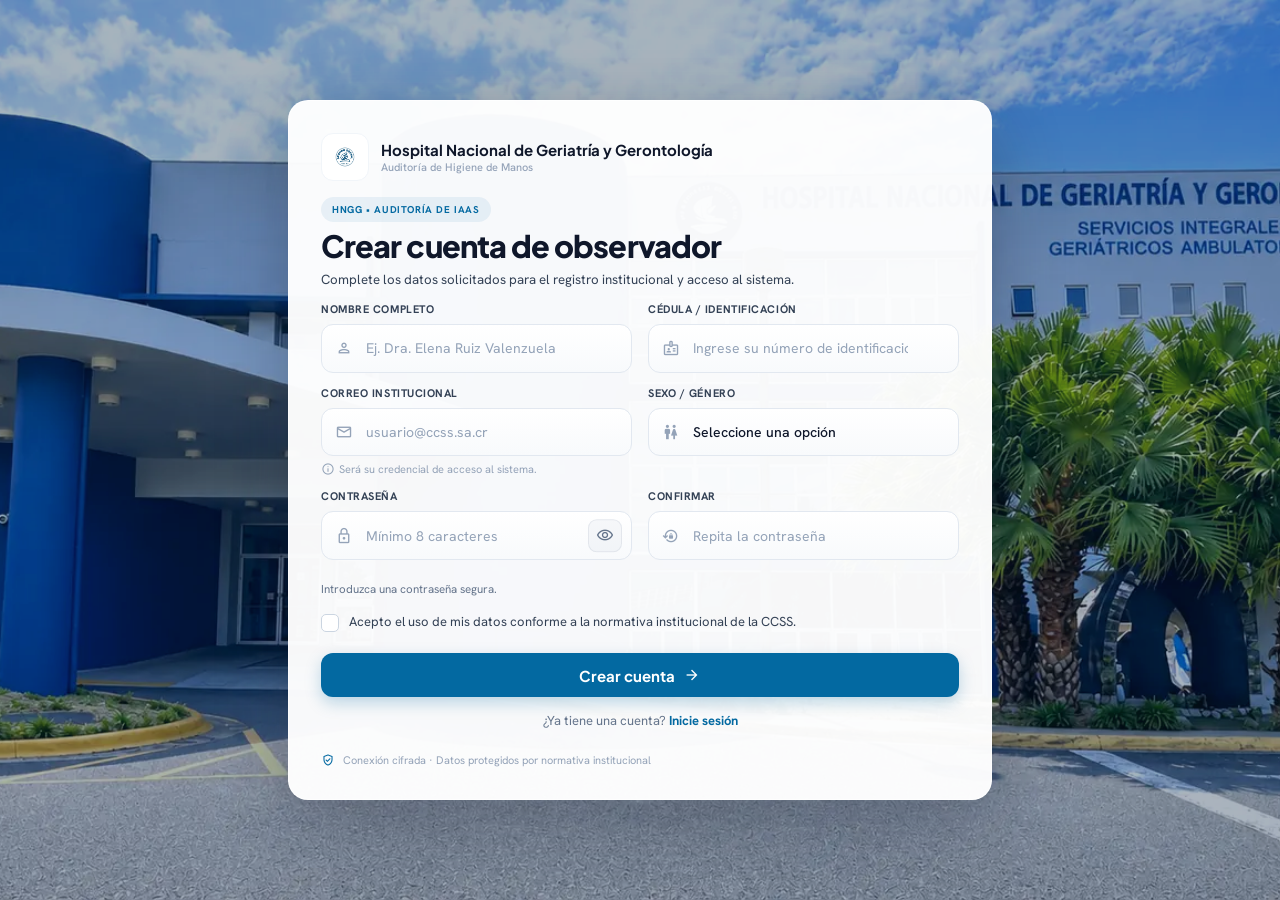
<file: registro.html>
<!DOCTYPE html>
<html lang="es">
<head>
  <meta charset="utf-8">
  <meta name="viewport" content="width=device-width, initial-scale=1.0">
  <title>Crear cuenta — Auditoría Higiene de Manos</title>
  <link href="https://fonts.googleapis.com/css2?family=Material+Symbols+Outlined:opsz,wght,FILL,GRAD@24,400,0,0" rel="stylesheet">
  <link href="https://fonts.googleapis.com/css2?family=Hanken+Grotesk:wght@400;600;700&family=Plus+Jakarta+Sans:wght@600;700;800&display=swap" rel="stylesheet">
  <link rel="stylesheet" href="login.css?v=20261110-2">
</head>
<body>

<main class="login login--register">

  <!-- ============ COLUMNA IZQUIERDA: FORMULARIO ============ -->
  <section class="login__panel">

    <header class="brand">
      <div class="brand__logo">
        <img src="images/ccss.jpg" alt="Caja Costarricense de Seguro Social">
      </div>
      <div class="brand__text">
        <span class="brand__name">Hospital Nacional de Geriatría y Gerontología</span>
        <span class="brand__tag">Auditoría de Higiene de Manos </span>
      </div>
    </header>


    <div class="form-wrap register-wrap">
      <div class="form-header">
        <span class="institution-tag">HNGG • Auditoría de IAAS</span>
        <h1 class="form__title">Crear cuenta de observador</h1>
        <p class="form__subtitle">Complete los datos solicitados para el registro institucional y acceso al sistema.</p>
      </div>

      <form class="form" id="register-form" novalidate>

        <!-- Nombre completo -->
        <div class="field">
          <label class="field__label" for="full-name">Nombre completo</label>
          <div class="field__control">
            <span class="material-symbols-outlined field__icon">person</span>
            <input id="full-name" name="full-name" type="text" class="field__input"
                   placeholder="Ej. Dra. Elena Ruiz Valenzuela" autocomplete="name" required>
          </div>
        </div>

        <!-- Cédula o identificación institucional -->
        <div class="field">
          <label class="field__label" for="cedula">Cédula / identificación</label>
          <div class="field__control">
            <span class="material-symbols-outlined field__icon">badge</span>
            <input id="cedula" name="cedula" type="text" class="field__input"
                   placeholder="Ingrese su número de identificación" maxlength="30"
                   autocomplete="off" required>
          </div>
        </div>

        <!-- Correo institucional -->
        <div class="field">
          <label class="field__label" for="email">Correo institucional</label>
          <div class="field__control">
            <span class="material-symbols-outlined field__icon">mail</span>
            <input id="email" name="email" type="email" class="field__input"
                   placeholder="usuario@ccss.sa.cr" autocomplete="email" required>
          </div>
          <p class="field__hint">
            <span class="material-symbols-outlined">info</span>
            Será su credencial de acceso al sistema.
          </p>
        </div>

        <div class="field">
          <label class="field__label" for="genero">Sexo / género</label>
          <div class="field__control field__control--select">
            <span class="material-symbols-outlined field__icon">wc</span>
            <select id="genero" name="genero" class="field__input" required>
              <option value="">Seleccione una opción</option>
              <option value="Masculino">Masculino</option>
              <option value="Femenino">Femenino</option>
              <option value="Otro">Otro</option>
              <option value="Prefiero no decirlo">Prefiero no decirlo</option>
            </select>
          </div>
        </div>

        <!-- Fila: Contraseña + Confirmar -->
        <div class="field-row">
          <div class="field">
            <label class="field__label" for="password">Contraseña</label>
            <div class="field__control">
              <span class="material-symbols-outlined field__icon">lock</span>
              <input id="password" name="password" type="password" class="field__input"
                     placeholder="Mínimo 8 caracteres" autocomplete="new-password" required>
              <button type="button" class="field__toggle" id="toggle-password" aria-label="Mostrar contraseña">
                <span class="material-symbols-outlined">visibility</span>
              </button>
            </div>
          </div>

          <div class="field">
            <label class="field__label" for="password-confirm">Confirmar</label>
            <div class="field__control">
              <span class="material-symbols-outlined field__icon">lock_reset</span>
              <input id="password-confirm" name="password-confirm" type="password" class="field__input"
                     placeholder="Repita la contraseña" autocomplete="new-password" required>
            </div>
          </div>
        </div>

        <div class="password-meter" aria-live="polite" aria-atomic="true">
          <div class="password-meter__bar" id="password-strength-bar"></div>
          <span class="password-meter__text" id="password-strength-text">Introduzca una contraseña segura.</span>
        </div>

        <!-- Términos y condiciones -->
        <label class="checkbox">
          <input type="checkbox" id="terms" required>
          <span class="checkbox__box"></span>
          <span class="checkbox__label">
            Acepto el uso de mis datos conforme a la normativa institucional de la CCSS.
          </span>
        </label>

        <!-- Mensaje de estado -->
        <div class="form__message" id="register-message" role="alert"></div>

        <!-- Botón principal -->
        <button class="btn-primary" type="submit" id="register-submit">
          <span class="btn-primary__label">Crear cuenta</span>
          <span class="material-symbols-outlined btn-primary__icon">arrow_forward</span>
          <span class="btn-primary__spinner material-symbols-outlined">progress_activity</span>
        </button>

      </form>

      <p class="form__alt">
        ¿Ya tiene una cuenta?
        <a href="login.html" class="form__alt-link">Inicie sesión</a>
      </p>
    </div>

    <footer class="panel-footer">
      <span class="material-symbols-outlined">verified_user</span>
      <span>Conexión cifrada · Datos protegidos por normativa institucional</span>
    </footer>

  </section>

  <!-- ============ COLUMNA DERECHA: IMAGEN INSTITUCIONAL ============ -->
  <aside class="login__visual" aria-label="Imagen institucional del hospital">
    <img class="visual__img"
         src="images/HNGG_Nuevo.webp"
         alt="Hospital Nacional de Geriatría y Gerontología"
         width="1600" height="900"
         loading="eager" decoding="async" fetchpriority="high">
  </aside>

</main>

<script src="acceso.js?v=20261112-1"></script>
</body>
</html>
</file>
<file: comun.css>
/* =========================================================
   COMÚN — Estilos compartidos por todas las páginas
   ========================================================= */

/* =========================================================
   1. DESIGN TOKENS
   ========================================================= */
:root {
  /* Colores principales */
  --c-primary:        #00507d;
  --c-primary-dark:   #003f63;
  --c-primary-soft:   #cde5ff;
  --c-tertiary:       #00573a;
  --c-tertiary-soft:  #6ffbbe;
  --c-error:          #ba1a1a;
  --c-error-soft:     #ffdad6;
  --c-alcohol:        #006591;
  --c-alcohol-soft:   #c9e6ff;

  /* Superficies */
  --c-surface:        #f8f9ff;
  --c-surface-1:      #eff4ff;
  --c-surface-2:      #e5eeff;
  --c-white:          #ffffff;

  /* Textos */
  --c-on-surface:     #0b1c30;
  --c-on-surface-var: #40474f;
  --c-outline:        #c0c7d1;

  /* Tipografía */
  --font-sans:    "Hanken Grotesk", system-ui, sans-serif;
  --font-display: "Plus Jakarta Sans", system-ui, sans-serif;

  /* Spacing */
  --sp-1: 0.25rem;
  --sp-2: 0.5rem;
  --sp-3: 0.75rem;
  --sp-4: 1rem;
  --sp-5: 1.25rem;

  /* Radius */
  --r-sm: 0.5rem;
  --r-md: 0.75rem;
  --r-lg: 1rem;
  --r-full: 9999px;

  /* Shadow */
  --shadow-sm: 0 1px 2px rgba(15, 23, 42, 0.04);
  --shadow-md: 0 4px 12px rgba(15, 23, 42, 0.06);
  --shadow-lg: 0 20px 40px rgba(15, 23, 42, 0.15);
}

/* =========================================================
   2. RESET / BASE
   ========================================================= */
*, *::before, *::after { box-sizing: border-box; }
html { overflow-y: scroll; scrollbar-gutter: stable; }
html, body { margin: 0; padding: 0; }
body {
  background: var(--c-surface);
  color: var(--c-on-surface);
  font-family: var(--font-sans);
  -webkit-font-smoothing: antialiased;
  overscroll-behavior: none;
}
button { font-family: inherit; cursor: pointer; border: none; background: none; }
a { color: inherit; text-decoration: none; }
button:focus-visible, a:focus-visible {
  outline: 3px solid rgba(2, 132, 199, 0.5);
  outline-offset: 3px;
}
details > summary { list-style: none; cursor: pointer; }
details > summary::-webkit-details-marker { display: none; }
::-webkit-scrollbar { width: 8px; height: 8px; }
::-webkit-scrollbar-thumb { background: var(--c-outline); border-radius: 4px; }

.action-confirm {
  width: min(28rem, calc(100% - 2rem));
  max-width: none;
  padding: 0;
  border: 1px solid rgba(192, 199, 209, 0.55);
  border-radius: var(--r-lg);
  color: var(--c-on-surface);
  background: var(--c-white);
  box-shadow: var(--shadow-lg);
}
.action-confirm[open] { animation: action-confirm-enter 160ms ease-out; }
.action-confirm::backdrop {
  background: rgba(11, 28, 48, 0.48);
  backdrop-filter: blur(3px);
}
.action-confirm__content { padding: 1.5rem 1.5rem 1.25rem; }
.action-confirm__icon {
  width: 2.75rem;
  height: 2.75rem;
  display: grid;
  place-items: center;
  border-radius: 50%;
  color: var(--c-primary);
  background: var(--c-surface-2);
}
.action-confirm__icon .material-symbols-outlined { font-size: 1.4rem; }
.action-confirm--danger .action-confirm__icon {
  color: var(--c-error);
  background: var(--c-error-soft);
}
.action-confirm__title {
  margin: 1rem 0 0;
  font-family: var(--font-display);
  font-size: 1.125rem;
}
.action-confirm__message {
  margin: 0.5rem 0 0;
  color: var(--c-on-surface-var);
  font-size: 0.9rem;
  line-height: 1.5;
}
.action-confirm__actions {
  display: flex;
  justify-content: flex-end;
  gap: var(--sp-2);
  padding: var(--sp-3) 1.5rem;
  border-top: 1px solid rgba(192, 199, 209, 0.4);
}
.action-confirm__actions .btn { justify-content: center; }
.action-confirm__actions .btn--danger {
  color: white;
  background: var(--c-error);
}
.action-confirm__actions .btn--danger:hover { background: #941313; }
@keyframes action-confirm-enter {
  from { opacity: 0; transform: translateY(0.35rem) scale(0.98); }
  to { opacity: 1; transform: translateY(0) scale(1); }
}
@media (max-width: 480px) {
  .action-confirm__actions { flex-direction: column-reverse; }
  .action-confirm__actions .btn { width: 100%; }
}

/* =========================================================
   3. HEADER
   ========================================================= */
.app-header {
  position: sticky;
  top: 0;
  z-index: 40;
  background: rgba(248, 249, 255, 0.95);
  backdrop-filter: blur(8px);
  border-bottom: 1px solid rgba(192, 199, 209, 0.4);
}

.app-header__inner {
  max-width: 80rem;
  margin: 0 auto;
  padding: 0 var(--sp-4);
  min-height: 3.5rem;
  display: grid;
  grid-template-columns: auto 1fr auto auto;
  align-items: center;
  gap: var(--sp-2);
}

.nav-mobile-toggle {
  display: none;
  align-items: center;
  justify-content: center;
  width: 2.5rem;
  height: 2.5rem;
  border-radius: var(--r-sm);
  color: var(--c-on-surface-var);
  background: transparent;
  border: 1px solid rgba(192, 199, 209, 0.5);
  box-shadow: var(--shadow-sm);
  transition: background 0.15s ease, border-color 0.15s ease, transform 0.15s ease;
}
.nav-mobile-toggle:hover {
  background: var(--c-surface-1);
  border-color: rgba(0, 80, 125, 0.2);
}
.nav-mobile-toggle.is-open {
  background: var(--c-primary);
  color: white;
  border-color: var(--c-primary);
}
.nav-mobile-toggle .material-symbols-outlined {
  font-size: 1.2rem;
}

.mobile-nav-panel {
  display: none;
  grid-column: 1 / -1;
  margin-top: 0.25rem;
  padding: 0.5rem;
  background: rgba(255, 255, 255, 0.94);
  border: 1px solid rgba(192, 199, 209, 0.45);
  border-radius: var(--r-md);
  box-shadow: var(--shadow-md);
}
.mobile-nav-panel .btn {
  width: 100%;
  justify-content: flex-start;
  padding-inline: 0.75rem;
  height: 2.75rem;
}
.mobile-nav-panel[hidden] { display: none !important; }

/* Columna 1: brand */
.brand {
  display: flex;
  align-items: center;
  gap: var(--sp-2);
  min-width: 0;
}
.brand__icon {
  width: 2rem; height: 2rem;
  border-radius: var(--r-sm);
  background: var(--c-primary);
  color: white;
  display: flex; align-items: center; justify-content: center;
  flex-shrink: 0;
}
.brand__icon .material-symbols-outlined { font-size: 18px; }

.brand__logo {
  width: 2rem; height: 2rem;
  border-radius: var(--r-sm);
  background: var(--c-white);
  border: 1px solid var(--c-surface-2);
  display: flex; align-items: center; justify-content: center;
  padding: 0.25rem;
  flex-shrink: 0;
}
.brand__logo img { width: 100%; height: 100%; object-fit: contain; }

.brand__text {
  display: flex; flex-direction: column; line-height: 1.15; min-width: 0;
}
.brand__name {
  font-family: var(--font-display);
  font-weight: 700;
  font-size: 0.875rem;
  white-space: nowrap;
  overflow: hidden;
  text-overflow: ellipsis;
}
.brand__tag {
  font-size: 0.6875rem;
  color: var(--c-on-surface-var);
  font-weight: 600;
}

/* Columna 2: navegación centrada */
.header-navigation {
  display: flex;
  align-items: center;
  justify-content: center;
  gap: var(--sp-2);
  white-space: nowrap;
  min-width: 0;
}

/* Columna 3: botones de exportación */
.header-export {
  display: flex;
  align-items: center;
  gap: var(--sp-1);
  flex-shrink: 0;
}

/* Columna 4: perfil del usuario */
.header-profile {
  display: flex;
  align-items: center;
  justify-content: flex-end;
  gap: var(--sp-2);
  flex-shrink: 0;
}

/* =========================================================
   4. BOTONES
   ========================================================= */
.btn {
  height: 2.5rem;
  padding: 0 1rem;
  border-radius: var(--r-sm);
  font-family: var(--font-sans);
  font-weight: 600;
  font-size: 0.8125rem;
  display: inline-flex;
  align-items: center;
  gap: var(--sp-1);
  transition: all 0.15s;
  text-decoration: none;
  white-space: nowrap;
}
.btn .material-symbols-outlined { font-size: 18px; }

.btn--ghost {
  color: var(--c-on-surface-var);
  background: transparent;
}
.btn--ghost:hover { background: var(--c-surface-1); }

.btn--active {
  background: var(--c-primary);
  color: white;
  font-weight: 700;
  cursor: default;
  box-shadow: 0 2px 6px rgba(0, 80, 125, 0.2);
}

.btn--primary {
  background: var(--c-primary);
  color: white;
  box-shadow: 0 1px 3px rgba(0, 80, 125, 0.2);
}
.btn--primary:hover { filter: brightness(1.1); }
.btn--primary:active { transform: scale(0.98); }

.btn__label { display: none; }
@media (min-width: 640px) { .btn__label { display: inline; } }
#admin-link[hidden] { display: none !important; }
#dashboard-link[hidden] { display: none !important; }

/* =========================================================
   5. BADGE "SESIÓN ACTIVA"
   ========================================================= */
.badge {
  display: inline-flex; align-items: center; gap: var(--sp-2);
  padding: 0.25rem 0.625rem;
  border-radius: var(--r-full);
  font-size: 0.75rem;
  font-weight: 700;
}
.badge--live {
  display: none !important;
  background: rgba(111, 251, 190, 0.4);
  color: var(--c-tertiary);
}
.dot {
  width: 0.375rem; height: 0.375rem;
  border-radius: 50%;
  background: var(--c-tertiary);
}
.dot--pulse { animation: pulse 1.6s ease-in-out infinite; }
@keyframes pulse {
  0%, 100% { opacity: 1; }
  50%      { opacity: 0.4; }
}

/* =========================================================
   6. USUARIO EN HEADER
   ========================================================= */
.user {
  display: flex;
  align-items: center;
  gap: var(--sp-2);
  padding-left: var(--sp-3);
  border-left: 1px solid rgba(192, 199, 209, 0.4);
  min-width: 0;
}
.user__name {
  max-width: 9rem;
  overflow: hidden;
  font-size: 0.75rem;
  font-weight: 600;
  text-overflow: ellipsis;
  white-space: nowrap;
}
.user__avatar {
  width: 1.75rem; height: 1.75rem;
  border-radius: 50%;
  background: var(--c-primary);
  color: white;
  display: flex; align-items: center; justify-content: center;
}
.user__avatar .material-symbols-outlined { font-size: 16px; }

.icon-btn {
  color: var(--c-on-surface-var);
  padding: 0.375rem;
  border-radius: var(--r-sm);
  display: flex;
  align-items: center;
  justify-content: center;
  transition: all 0.15s;
}
.icon-btn:hover { color: var(--c-error); background: var(--c-surface-1); }

/* =========================================================
   7. HEADER RESPONSIVE
   ========================================================= */

/* Pantallas medianas-grandes: reducir padding y ocultar labels */
@media (max-width: 1280px) {
  .header-navigation { gap: var(--sp-1); }
  .header-navigation .btn { padding-inline: 0.75rem; }
}

@media (max-width: 1100px) {
  .header-navigation .btn__label { display: none; }
  .header-export .btn__label { display: none; }
  .header-navigation .btn { padding-inline: 0.625rem; }
}

@media (max-width: 900px) {
  .app-header__inner { gap: var(--sp-2); }
  .brand__tag { display: none; }
}

@media (max-width: 760px) {
  .app-header__inner {
    min-height: 3.5rem;
    padding-block: var(--sp-2);
    grid-template-columns: auto minmax(0, 1fr) auto;
    gap: 0.625rem;
  }

  .brand {
    grid-column: 2;
    grid-row: 1;
    justify-self: stretch;
    min-width: 0;
    max-width: 100%;
  }

  .brand__text {
    min-width: 0;
  }

  .brand__name {
    display: -webkit-box;
    font-size: clamp(0.72rem, 3.4vw, 0.875rem);
    white-space: normal;
    line-height: 1.18;
    letter-spacing: -0.015em;
    overflow: hidden;
    -webkit-box-orient: vertical;
    -webkit-line-clamp: 2;
  }

  .brand__tag {
    display: none;
  }

  .brand__logo {
    width: 2.15rem;
    height: 2.15rem;
    flex-shrink: 0;
  }

  .nav-mobile-toggle {
    display: inline-flex;
    grid-column: 1;
    grid-row: 1;
    width: 2.75rem;
    height: 2.75rem;
  }

  .header-navigation {
    display: none;
  }

  .header-profile {
    grid-column: 3;
    grid-row: 1;
    gap: 0.5rem;
    padding-left: 0;
  }

  .badge {
    display: none;
  }

  .user {
    border-left: none;
    padding-left: 0;
    gap: 0.45rem;
  }

  .user__name {
    display: none;
  }

  .header-export {
    display: none;
  }

  .header-export .btn {
    width: 2.5rem;
    height: 2.5rem;
    padding: 0;
    justify-content: center;
  }

  .mobile-nav-panel {
    display: grid;
    grid-template-columns: 1fr;
    margin-top: 0.125rem;
    padding: 0.5rem;
    gap: 0.5rem;
    border-radius: 1rem;
  }

  .mobile-nav-panel .btn {
    width: 100%;
    justify-content: flex-start;
    min-height: 3rem;
    height: auto;
    padding: 0 0.875rem;
    border: 1px solid rgba(192, 199, 209, 0.4);
    border-radius: var(--r-sm);
    background: rgba(248, 249, 255, 0.9);
    color: var(--c-on-surface-var);
    font-size: 0.78rem;
    font-weight: 600;
    transition: background 0.15s ease, border-color 0.15s ease, transform 0.15s ease;
  }

  .mobile-nav-panel .btn:hover,
  .mobile-nav-panel .btn:focus-visible {
    background: var(--c-surface-1);
    border-color: rgba(0, 80, 125, 0.28);
  }

  .mobile-nav-panel .btn:active {
    transform: scale(0.99);
  }

  .mobile-nav-panel .btn__label {
    display: inline !important;
    white-space: nowrap;
  }

  .mobile-nav-panel .btn--active {
    background: var(--c-primary);
    color: white;
    border-color: var(--c-primary);
    box-shadow: 0 3px 10px rgba(0, 80, 125, 0.16);
  }
}

/* =========================================================
   8. LAYOUT GENERAL
   ========================================================= */
.container {
  max-width: 72rem;
  margin: 0 auto;
  padding: var(--sp-5) var(--sp-4) 10rem;
  display: flex;
  flex-direction: column;
  gap: var(--sp-4);
}

@media (max-width: 480px) {
  .container { padding: 0.875rem 0.75rem 8.5rem; gap: 0.75rem; }
  .badge__label { font-size: 0.6875rem; }
}
</file>
<file: index.css>
/* =========================================================
         INDEX CSS - Estilos especificos de la página de inicio
   ========================================================= */
.context {
  border-radius: var(--r-md);
  background: var(--c-surface-1);
  border: 1px solid rgba(192, 199, 209, 0.4);
}
.context__summary {
  padding: var(--sp-3) var(--sp-4);
  display: flex;
  align-items: center;
  justify-content: space-between;
  gap: var(--sp-3);
  flex-wrap: wrap;
}
.context__chips {
  display: flex; align-items: center; gap: var(--sp-2);
  flex-wrap: wrap;
  font-size: 0.75rem;
}
.context__brand { font-family: var(--font-display); font-weight: 700; color: var(--c-primary); }
.context__sep { color: var(--c-outline); }
.context__strong { font-weight: 600; }
.context__link { color: var(--c-primary); font-weight: 600; }
.context__chevron { color: var(--c-on-surface-var); font-size: 18px; transition: transform 0.25s; }
.context[open] .context__chevron { transform: rotate(180deg); }

.context__detail {
  padding: var(--sp-2) var(--sp-4) var(--sp-3);
  border-top: 1px solid rgba(192, 199, 209, 0.3);
  display: grid;
  grid-template-columns: repeat(2, 1fr);
  gap: var(--sp-3);
  font-size: 0.75rem;
}
@media (min-width: 768px) { .context__detail { grid-template-columns: repeat(4, 1fr); } }
.context__label { display: block; color: var(--c-on-surface-var); }
.context__value { font-weight: 600; }
.context__value--primary { color: var(--c-primary); }

/* =========================================================
   2. RESUMEN EN VIVO
   ========================================================= */
.summary {
  border-radius: var(--r-md);
  background: var(--c-surface-2);
  padding: var(--sp-3) var(--sp-4);
  display: flex;
  align-items: center;
  flex-wrap: wrap;
  gap: var(--sp-5);
}
.summary__item { display: flex; align-items: center; gap: var(--sp-2); }
.summary__icon { font-size: 20px; }
.summary__icon--primary { color: var(--c-primary); }
.summary__icon--alcohol { color: var(--c-alcohol); }
.summary__text { line-height: 1.1; }
.summary__text--right { text-align: right; }
.summary__label {
  display: block;
  font-size: 0.625rem;
  text-transform: uppercase;
  font-weight: 700;
  color: var(--c-on-surface-var);
}
.summary__value { font-family: var(--font-display); font-weight: 700; font-size: 0.875rem; }
.summary__value--tertiary { color: var(--c-tertiary); }
.summary__progress {
  display: flex; align-items: center; gap: var(--sp-3);
  margin-left: auto;
}
.progressbar {
  width: 8rem; height: 0.5rem;
  border-radius: var(--r-full);
  background: white;
  overflow: hidden;
  display: flex;
}
.progressbar__fill { height: 100%; }
.progressbar__fill--tertiary { background: var(--c-tertiary); }
.progressbar__fill--error { background: var(--c-error); }

/* =========================================================
   3. TARJETA DE PROFESIONAL
   ========================================================= */
.professionals { display: flex; flex-direction: column; gap: var(--sp-4); }

.card {
  border-radius: var(--r-md);
  background: var(--c-white);
  border: 1px solid rgba(192, 199, 209, 0.4);
  padding: var(--sp-4);
  display: flex;
  flex-direction: column;
  gap: var(--sp-3);
}
.card--active { border: 2px solid var(--c-primary); }

.card__header {
  display: flex; align-items: center; justify-content: space-between;
  gap: var(--sp-2);
  flex-wrap: wrap;
}
.card__id {
  display: flex; align-items: center; gap: var(--sp-3);
}
.card__number {
  width: 2.25rem; height: 2.25rem;
  border-radius: var(--r-sm);
  color: white;
  font-family: var(--font-display);
  font-weight: 700;
  font-size: 0.875rem;
  display: flex; align-items: center; justify-content: center;
}
.card__number--primary { background: var(--c-primary); }
.card__number--alcohol { background: var(--c-alcohol); }
.card__title { font-family: var(--font-display); font-weight: 700; font-size: 0.875rem; }
.card__subtitle { font-size: 0.6875rem; color: var(--c-on-surface-var); }
.card__subtitle--primary { color: var(--c-primary); font-weight: 600; }

.card__title-row { display: flex; align-items: center; gap: var(--sp-2); }

/* Tag específico de esta página */
.tag {
  display: inline-flex; align-items: center; gap: var(--sp-1);
  padding: 0.125rem 0.5rem;
  border-radius: var(--r-full);
  font-size: 0.625rem;
  font-weight: 700;
}
.tag--success { background: rgba(111, 251, 190, 0.4); color: var(--c-tertiary); }
.tag--live    { background: var(--c-primary); color: white; }
.tag--success .material-symbols-outlined,
.tag--live .material-symbols-outlined { font-size: 12px; }

.evaluation-progress {
  display: grid;
  gap: var(--sp-2);
  padding: var(--sp-3);
  border-radius: var(--r-sm);
  background: var(--c-surface-1);
}
.evaluation-progress__copy {
  display: flex;
  align-items: center;
  gap: var(--sp-2);
}
.evaluation-progress__count { font-size: 0.75rem; font-weight: 700; }
.evaluation-progress__track {
  height: 0.375rem;
  overflow: hidden;
  border-radius: var(--r-full);
  background: var(--c-white);
}
.evaluation-progress__fill {
  display: block;
  height: 100%;
  border-radius: inherit;
  background: var(--c-tertiary);
  transition: width 0.2s ease;
}
.evaluation-progress__hint {
  margin: 0;
  color: var(--c-on-surface-var);
  font-size: 0.6875rem;
  line-height: 1.4;
}

/* =========================================================
   4. FILA DE MOMENTO
   ========================================================= */
.moments { display: flex; flex-direction: column; gap: var(--sp-2); }

.moment {
  border-radius: var(--r-sm);
  background: var(--c-surface-1);
  padding: 0.625rem;
  display: flex;
  flex-direction: column;
  gap: var(--sp-2);
}
@media (min-width: 768px) {
  .moment { flex-direction: row; align-items: center; }
}
.moment--error {
  background: rgba(255, 218, 214, 0.4);
  border: 1px solid rgba(186, 26, 26, 0.3);
}
.moment--active {
  background: rgba(205, 229, 255, 0.3);
  border-left: 4px solid var(--c-primary);
}
.moment--muted { opacity: 0.6; }

.moment__label {
  display: flex; align-items: center; gap: var(--sp-2);
  flex-shrink: 0;
}
@media (min-width: 768px) { .moment__label { width: 13rem; } }
.moment__num {
  width: 1.5rem; height: 1.5rem;
  border-radius: 50%;
  background: var(--c-primary-soft);
  color: var(--c-primary);
  font-weight: 700;
  font-size: 0.6875rem;
  display: flex; align-items: center; justify-content: center;
}
.moment__num--primary { background: var(--c-primary); color: white; }
.moment__num--error   { background: var(--c-error);   color: white; }
.moment__num--muted   { background: var(--c-surface-2); color: var(--c-on-surface-var); }
.moment__num--pulse   { animation: pulse 1.6s ease-in-out infinite; }

.moment__name { font-size: 0.75rem; font-weight: 600; }
.moment__hint { font-size: 0.625rem; color: var(--c-primary); font-weight: 700; text-transform: uppercase; }
.moment__state {
  display: block;
  margin-top: 0.125rem;
  color: var(--c-on-surface-var);
  font-size: 0.625rem;
}
.moment__state--observed { color: var(--c-tertiary); font-weight: 700; }

.moment__actions {
  display: grid;
  grid-template-columns: repeat(3, 1fr);
  gap: 0.375rem;
  flex: 1;
}

/* =========================================================
   5. BOTONES DE ACCIÓN DEL MOMENTO
   ========================================================= */
.action {
  height: 2.5rem;
  border-radius: var(--r-sm);
  font-size: 0.75rem;
  font-weight: 700;
  display: flex; align-items: center; justify-content: center;
  gap: var(--sp-1);
  transition: all 0.15s;
}
.action .material-symbols-outlined { font-size: 16px; }

.action--ghost {
  background: white;
  border: 1px solid rgba(192, 199, 209, 0.6);
  color: var(--c-on-surface-var);
}
.action--ghost:hover { background: var(--c-surface-1); }

.action--alcohol { background: var(--c-alcohol); color: white; }
.action--tertiary { background: var(--c-tertiary); color: white; }
.action--error { background: var(--c-error); color: white; }

.action--outline-alcohol { background: white; border: 2px solid rgba(0, 101, 145, 0.5); color: var(--c-alcohol); }
.action--outline-alcohol:hover { background: var(--c-alcohol); color: white; }
.action--outline-tertiary { background: white; border: 2px solid rgba(0, 87, 58, 0.5); color: var(--c-tertiary); }
.action--outline-tertiary:hover { background: var(--c-tertiary); color: white; }
.action--outline-error { background: white; border: 2px solid rgba(186, 26, 26, 0.5); color: var(--c-error); }
.action--outline-error:hover { background: var(--c-error); color: white; }

/* =========================================================
   6. BOTÓN AGREGAR PROFESIONAL
   ========================================================= */
.btn-add {
  width: 100%;
  padding: var(--sp-3);
  border-radius: var(--r-md);
  background: var(--c-surface-1);
  border: 2px dashed rgba(0, 80, 125, 0.4);
  color: var(--c-primary);
  font-weight: 600;
  font-size: 0.875rem;
  display: flex; align-items: center; justify-content: center;
  gap: var(--sp-2);
  transition: all 0.15s;
}
.btn-add:hover {
  border-color: var(--c-primary);
  background: rgba(205, 229, 255, 0.3);
}
.btn-add .material-symbols-outlined { font-size: 20px; }

/* =========================================================
   7. FOOTER
   ========================================================= */
.app-footer {
  position: fixed;
  bottom: 0; left: 0; right: 0;
  z-index: 30;
  background: rgba(255, 255, 255, 0.95);
  backdrop-filter: blur(8px);
  border-top: 1px solid rgba(192, 199, 209, 0.4);
}
.app-footer__inner {
  max-width: 72rem;
  margin: 0 auto;
  padding: var(--sp-3) var(--sp-4);
  display: flex;
  align-items: center;
  justify-content: space-between;
  gap: var(--sp-3);
}
.app-footer__hint { font-size: 0.75rem; color: var(--c-on-surface-var); display: none; }
@media (min-width: 640px) { .app-footer__hint { display: block; } }
.app-footer__actions { display: flex; align-items: center; gap: var(--sp-2); margin-left: auto; }

/* =========================================================
   8. SELECTOR DE ÁREA DE ATENCIÓN
   ========================================================= */
.session-area {
  border-radius: var(--r-md);
  background: var(--c-white);
  border: 1px solid rgba(192, 199, 209, 0.4);
  padding: var(--sp-3) var(--sp-4);
  display: flex;
  align-items: center;
  gap: var(--sp-3);
  flex-wrap: wrap;
}
.session-area__label {
  display: inline-flex;
  align-items: center;
  gap: var(--sp-2);
  font-size: 0.75rem;
  font-weight: 700;
  text-transform: uppercase;
  letter-spacing: 0.05em;
  color: var(--c-on-surface-var);
  flex-shrink: 0;
}
.session-area__label .material-symbols-outlined {
  font-size: 18px;
  color: var(--c-primary);
}
.session-area__control {
  position: relative;
  display: flex;
  align-items: center;
  flex: 1;
  min-width: 12rem;
}
.session-area__select {
  appearance: none;
  width: 100%;
  padding: 0.625rem 2.5rem 0.625rem 0.875rem;
  background: var(--c-surface-1);
  border: 1px solid rgba(192, 199, 209, 0.6);
  border-radius: var(--r-sm);
  font-family: var(--font-sans);
  font-size: 0.875rem;
  font-weight: 600;
  color: var(--c-on-surface);
  cursor: pointer;
  transition: all 0.15s;
}
.session-area__select:hover { border-color: var(--c-primary); }
.session-area__select:focus {
  outline: none;
  border-color: var(--c-primary);
  box-shadow: 0 0 0 3px rgba(0, 80, 125, 0.15);
  background: var(--c-white);
}
.session-area__chevron {
  position: absolute;
  right: 0.625rem;
  color: var(--c-on-surface-var);
  font-size: 20px;
  pointer-events: none;
}

/* =========================================================
   9. BARRA DE NAVEGACIÓN ENTRE EVALUACIONES
   ========================================================= */
.nav-bar {
  display: flex;
  align-items: center;
  gap: var(--sp-2);
  padding: var(--sp-2);
  background: var(--c-surface-1);
  border: 1px solid rgba(192, 199, 209, 0.4);
  border-radius: var(--r-md);
}
.nav-bar__btn {
  width: 2.25rem;
  height: 2.25rem;
  border-radius: var(--r-sm);
  display: flex;
  align-items: center;
  justify-content: center;
  color: var(--c-primary);
  background: var(--c-white);
  border: 1px solid rgba(192, 199, 209, 0.6);
  transition: all 0.15s;
  flex-shrink: 0;
}
.nav-bar__btn:hover:not(:disabled) {
  background: var(--c-primary);
  color: white;
  border-color: var(--c-primary);
}
.nav-bar__btn:disabled { opacity: 0.4; cursor: not-allowed; }
.nav-bar__counter {
  flex: 1;
  text-align: center;
  font-family: var(--font-display);
  font-weight: 700;
  font-size: 0.875rem;
  color: var(--c-on-surface);
}
.nav-bar .btn-add {
  width: auto;
  padding: 0 1rem;
  height: 2.25rem;
  border-width: 1px;
  border-style: solid;
  border-color: var(--c-primary);
  background: var(--c-primary);
  color: white;
  font-size: 0.8125rem;
  font-weight: 700;
  gap: var(--sp-1);
  flex-shrink: 0;
}
.nav-bar .btn-add:hover {
  background: var(--c-primary-dark);
  color: white;
  border-color: var(--c-primary-dark);
}
.nav-bar .btn-add .material-symbols-outlined { font-size: 18px; }

/* =========================================================
   10. FICHA DE EVALUACIÓN
   ========================================================= */
.ficha-container {
  display: flex;
  flex-direction: column;
  gap: var(--sp-4);
}
.ficha-empty {
  padding: 3rem 1rem;
  text-align: center;
  background: var(--c-white);
  border: 2px dashed rgba(192, 199, 209, 0.6);
  border-radius: var(--r-md);
  color: var(--c-on-surface-var);
}
.ficha-empty .material-symbols-outlined {
  font-size: 48px;
  color: var(--c-outline);
  margin-bottom: var(--sp-2);
}
.ficha-empty p { margin: 0; font-size: 0.875rem; font-weight: 500; }

/* =========================================================
   11. CABECERA DE LA FICHA
   ========================================================= */
.ficha-header {
  display: flex;
  align-items: center;
  justify-content: space-between;
  gap: var(--sp-3);
  flex-wrap: wrap;
  padding-bottom: var(--sp-3);
  border-bottom: 1px solid rgba(192, 199, 209, 0.3);
  margin-bottom: var(--sp-3);
}
.ficha-header__left { display: flex; align-items: center; gap: var(--sp-3); flex-wrap: wrap; }
.ficha-header__right { display: flex; align-items: center; gap: var(--sp-2); }
.ficha-header__field { display: flex; align-items: center; gap: var(--sp-2); }
.ficha-header__label {
  font-size: 0.6875rem;
  font-weight: 700;
  text-transform: uppercase;
  letter-spacing: 0.05em;
  color: var(--c-on-surface-var);
  white-space: nowrap;
}
.ficha-header__select {
  min-width: 0;
  max-width: 100%;
  appearance: none;
  padding: 0.375rem 2rem 0.375rem 0.625rem;
  background: var(--c-surface-1);
  border: 1px solid rgba(192, 199, 209, 0.6);
  border-radius: var(--r-sm);
  font-family: var(--font-sans);
  font-size: 0.8125rem;
  font-weight: 600;
  color: var(--c-on-surface);
  cursor: pointer;
  transition: all 0.15s;
  background-image: url("data:image/svg+xml,%3Csvg xmlns='http://www.w3.org/2000/svg' width='20' height='20' viewBox='0 0 24 24' fill='%2340474f'%3E%3Cpath d='M7 10l5 5 5-5z'/%3E%3C/svg%3E");
  background-repeat: no-repeat;
  background-position: right 0.375rem center;
}
.ficha-header__select:hover { border-color: var(--c-primary); }
.ficha-header__select:focus {
  outline: none;
  border-color: var(--c-primary);
  box-shadow: 0 0 0 3px rgba(0, 80, 125, 0.15);
  background-color: var(--c-white);
}
.ficha-header__delete {
  color: var(--c-on-surface-var);
  padding: 0.375rem;
  border-radius: var(--r-sm);
  transition: all 0.15s;
}
.ficha-header__delete:hover {
  color: var(--c-error);
  background: rgba(186, 26, 26, 0.1);
}

/* =========================================================
   12. CAMPO DE NOTAS
   ========================================================= */
.ficha-notes {
  margin-top: var(--sp-3);
  padding-top: var(--sp-3);
  border-top: 1px solid rgba(192, 199, 209, 0.3);
}
.ficha-notes__label {
  display: block;
  font-size: 0.6875rem;
  font-weight: 700;
  text-transform: uppercase;
  letter-spacing: 0.05em;
  color: var(--c-on-surface-var);
  margin-bottom: var(--sp-2);
}
.ficha-notes__textarea {
  width: 100%;
  min-height: 4.5rem;
  padding: 0.75rem;
  background: var(--c-surface-1);
  border: 1px solid rgba(192, 199, 209, 0.6);
  border-radius: var(--r-sm);
  font-family: var(--font-sans);
  font-size: 0.875rem;
  color: var(--c-on-surface);
  resize: vertical;
  transition: all 0.15s;
  line-height: 1.5;
}
.ficha-notes__textarea::placeholder { color: var(--c-outline); }
.ficha-notes__textarea:hover { border-color: var(--c-primary); }
.ficha-notes__textarea:focus {
  outline: none;
  border-color: var(--c-primary);
  box-shadow: 0 0 0 3px rgba(0, 80, 125, 0.15);
  background: var(--c-white);
}

/* =========================================================
   13. ESTADO DE GUARDADO
   ========================================================= */
.app-footer__hint { transition: color 0.2s; }
.app-footer__hint.is-saving { color: var(--c-alcohol); }
.app-footer__hint.is-saved  { color: var(--c-tertiary); }
.app-footer__hint.is-error  { color: var(--c-error); }

/* =========================================================
   14. DIÁLOGO PARA FINALIZAR SESIÓN
   ========================================================= */
.finish-dialog {
  width: min(34rem, calc(100% - 2rem));
  max-width: none;
  max-height: min(90vh, 42rem);
  padding: 0;
  overflow: auto;
  border: 0;
  border-radius: var(--r-lg);
  color: var(--c-on-surface);
  background: var(--c-white);
  box-shadow: var(--shadow-lg);
}
.finish-dialog::backdrop { background: rgba(11, 28, 48, 0.48); backdrop-filter: blur(3px); }
.finish-dialog__content { padding: clamp(1.25rem, 5vw, 2rem); }
.finish-dialog__icon {
  width: 3rem;
  height: 3rem;
  display: grid;
  place-items: center;
  border-radius: 50%;
  color: var(--c-primary);
  background: var(--c-surface-2);
}
.finish-dialog__icon .material-symbols-outlined { font-size: 1.5rem; }
.finish-dialog__icon--success {
  margin-inline: auto;
  color: var(--c-tertiary);
  background: rgba(111, 251, 190, 0.22);
}
.finish-dialog__eyebrow {
  margin: var(--sp-4) 0 var(--sp-1);
  color: var(--c-primary);
  font-size: 0.6875rem;
  font-weight: 700;
  letter-spacing: 0.08em;
  text-transform: uppercase;
}
.finish-dialog__title {
  margin: 0;
  font-family: var(--font-display);
  font-size: 1.25rem;
}
.finish-dialog__description {
  margin: var(--sp-2) 0 var(--sp-4);
  color: var(--c-on-surface-var);
  font-size: 0.875rem;
  line-height: 1.55;
}
.finish-dialog__summary {
  display: grid;
  grid-template-columns: repeat(3, minmax(0, 1fr));
  gap: var(--sp-2);
  margin-bottom: var(--sp-3);
}
.finish-dialog__stat {
  min-width: 0;
  padding: var(--sp-3) var(--sp-2);
  border-radius: var(--r-sm);
  background: var(--c-surface-1);
  text-align: center;
}
.finish-dialog__stat--observed { background: rgba(111, 251, 190, 0.2); }
.finish-dialog__stat--unobserved { background: var(--c-surface-2); }
.finish-dialog__stat-value {
  display: block;
  font-family: var(--font-display);
  font-size: 1.25rem;
  font-weight: 800;
}
.finish-dialog__stat-label {
  display: block;
  margin-top: 0.125rem;
  color: var(--c-on-surface-var);
  font-size: 0.625rem;
  line-height: 1.3;
}
.finish-dialog__note {
  margin: var(--sp-3) 0 0;
  padding: var(--sp-3);
  border-radius: var(--r-sm);
  background: var(--c-surface-1);
  color: var(--c-on-surface-var);
  font-size: 0.75rem;
  line-height: 1.5;
}
.finish-dialog__note[hidden], .finish-dialog__summary[hidden],
.finish-dialog__view[hidden], .finish-dialog__actions[hidden] { display: none; }
.finish-dialog__error {
  margin: var(--sp-3) 0 0;
  padding: var(--sp-3);
  border-radius: var(--r-sm);
  background: var(--c-error-soft);
  color: var(--c-error);
  font-size: 0.8125rem;
}
.finish-dialog__error[hidden] { display: none; }
.finish-dialog__actions {
  position: sticky;
  bottom: 0;
  display: flex;
  justify-content: flex-end;
  gap: var(--sp-2);
  padding: var(--sp-3) clamp(1.25rem, 5vw, 2rem);
  border-top: 1px solid rgba(192, 199, 209, 0.4);
  background: var(--c-white);
}
.finish-dialog__actions .btn { justify-content: center; }
.finish-dialog__actions .btn:disabled { opacity: 0.55; cursor: wait; }
#thank-you-reports[hidden] { display: none !important; }
.finish-dialog__thank-you { text-align: center; }
.finish-dialog__illustration {
  display: block;
  width: min(100%, 12rem);
  max-height: 26vh;
  margin: 0.75rem auto 0;
  object-fit: contain;
}
.finish-dialog__thank-you-message {
  max-width: 28rem;
  margin: 0.75rem auto 0;
  color: var(--c-on-surface-var);
  font-size: 0.9375rem;
  line-height: 1.55;
}
.finish-dialog__saved {
  display: flex;
  align-items: center;
  justify-content: center;
  gap: 0.375rem;
  margin: 0.875rem 0 0;
  color: var(--c-tertiary);
  font-size: 0.8125rem;
  font-weight: 600;
}
.finish-dialog__saved .material-symbols-outlined { font-size: 1.125rem; }

@media (max-width: 640px) {
  .summary {
    display: grid;
    grid-template-columns: repeat(2, minmax(0, 1fr));
    gap: 0.875rem 0.5rem;
    padding: 0.875rem;
  }
  .summary__item { min-width: 0; gap: 0.375rem; }
  .summary__icon { flex: 0 0 auto; }
  .summary__label { font-size: 0.5625rem; line-height: 1.2; }
  .summary__value { font-size: 0.8125rem; }
  .summary__progress {
    grid-column: 1 / -1;
    width: 100%;
    margin: 0;
    display: grid;
    grid-template-columns: 1fr auto;
    gap: 0.5rem;
  }
  .summary__text--right { text-align: left; }
  .progressbar { grid-column: 1 / -1; width: 100%; }

  .session-area {
    align-items: stretch;
    gap: 0.5rem;
    padding: 0.875rem;
    border-radius: var(--r-lg);
    box-shadow: var(--shadow-sm);
  }
  .session-area__label { width: 100%; }
  .session-area__control { width: 100%; min-width: 0; }
  .session-area__select { min-height: 2.875rem; }

  .nav-bar { gap: 0.375rem; padding: 0.375rem; }
  .nav-bar__btn { width: 2rem; height: 2.25rem; }
  .nav-bar__counter { font-size: 0.75rem; white-space: nowrap; }
  .nav-bar .btn-add {
    min-width: 0;
    height: 2.5rem;
    padding-inline: 0.625rem;
    font-size: 0.75rem;
    white-space: nowrap;
  }
  .nav-bar .btn-add .material-symbols-outlined { font-size: 17px; }

  .ficha-empty { padding: 1.75rem 1rem; }
  .ficha-empty .material-symbols-outlined { font-size: 2.25rem; }
  .ficha-empty p { max-width: 24rem; margin-inline: auto; line-height: 1.5; }

  .app-footer__inner { padding: 0.625rem 0.75rem calc(0.625rem + env(safe-area-inset-bottom)); }
  .app-footer__actions { width: 100%; gap: 0.5rem; }
  .app-footer__actions .btn { min-width: 0; flex: 1; justify-content: center; padding-inline: 0.5rem; }
}

@media (max-width: 480px) {
  .finish-dialog__actions { flex-direction: column-reverse; }
  .finish-dialog__actions .btn { width: 100%; }
  .finish-dialog__stat { padding-inline: 0.25rem; }
}
</file>
<file: home.css>
/* =========================================================
   HOME CSS - ESTILOS INICIO Y BANNER INFORMATIVO
   ========================================================= */

:root {
  --font-primary: 'Plus Jakarta Sans', sans-serif;
  --color-primary: #00507d;
  --color-primary-dark: #003656;
  --color-accent: #0284c7;
  --bg-page: #f8fafc;
  --card-shadow: 0 8px 24px -4px rgba(15, 23, 42, 0.05);
}

body {
  min-height: 100vh;
  display: flex;
  flex-direction: column;
  background-color: var(--bg-page);
  font-family: var(--font-primary);
  color: #0f172a;
}

.page-container {
  flex: 1 0 auto;
  max-width: 1180px;
  margin: 0 auto;
  padding: 1.5rem 1rem 3rem;
  display: flex;
  flex-direction: column;
  gap: 2.25rem;
  width: 100%;
  box-sizing: border-box;
}

.page-footer {
  padding: 1.2rem 1rem 1.45rem;
  background: linear-gradient(180deg, rgba(255,255,255,0.74) 0%, rgba(218,244,247,0.88) 100%);
  border-top: 1px solid rgba(14, 116, 144, 0.12);
  backdrop-filter: blur(10px);
  -webkit-backdrop-filter: blur(10px);
}

.page-footer__inner {
  max-width: 1180px;
  margin: 0 auto;
  display: flex;
  align-items: center;
  justify-content: space-between;
  gap: 1.1rem;
}

.page-footer__brand {
  display: flex;
  align-items: center;
  gap: 0.9rem;
  min-width: 0;
}

.page-footer__logo-wrap {
  width: 3.1rem;
  height: 3.1rem;
  border-radius: 14px;
  overflow: hidden;
  background: #fff;
  border: 1px solid rgba(14, 116, 144, 0.14);
  box-shadow: 0 12px 24px rgba(15, 23, 42, 0.06);
  display: flex;
  align-items: center;
  justify-content: center;
}

.page-footer__logo {
  width: 100%;
  height: 100%;
  object-fit: cover;
  display: block;
}

.page-footer__brand-text {
  display: flex;
  flex-direction: column;
  justify-content: center;
  gap: 0.08rem;
  min-width: 0;
}

.page-footer__brand-name {
  font-size: 0.8rem;
  font-weight: 800;
  letter-spacing: 0.08em;
  color: #0b5d8c;
  text-transform: uppercase;
}

.page-footer__brand-copy {
  font-size: 0.82rem;
  line-height: 1.4;
  font-weight: 600;
  color: #1f2937;
  letter-spacing: 0.01em;
}

.page-footer__socials {
  display: flex;
  align-items: center;
  gap: 0.8rem;
  flex-shrink: 0;
}

.page-footer__social-link {
  width: 2.8rem;
  height: 2.8rem;
  display: inline-flex;
  align-items: center;
  justify-content: center;
  border-radius: 14px;
  text-decoration: none;
  transition: transform 0.2s ease, box-shadow 0.2s ease, opacity 0.2s ease;
  border: 1px solid rgba(15, 118, 110, 0.16);
  box-shadow: 0 10px 20px rgba(15, 118, 110, 0.08);
}

.page-footer__social-link:hover {
  transform: translateY(-2px);
  box-shadow: 0 12px 24px rgba(15, 118, 110, 0.12);
}

.page-footer__social-link svg {
  width: 1.15rem;
  height: 1.15rem;
  display: block;
}

.page-footer__social-link--instagram {
  background: linear-gradient(135deg, rgba(236,72,153,0.16), rgba(251,146,60,0.14));
  color: #8a2d52;
}

.page-footer__social-link--facebook {
  background: linear-gradient(135deg, rgba(59,130,246,0.14), rgba(14,116,144,0.14));
  color: #1d4ed8;
}

@media (max-width: 640px) {
  .page-footer__inner {
    flex-direction: row;
    align-items: center;
    justify-content: space-between;
    gap: 0.75rem;
  }

  .page-footer__brand {
    flex: 1 1 auto;
    min-width: 0;
  }

  .page-footer__brand-copy {
    max-width: 15rem;
    font-size: 0.72rem;
  }

  .page-footer__socials {
    flex-shrink: 0;
    justify-content: flex-end;
  }
}

/* ---------------------------------------------------------
   1. HERO BANNER UNIFICADO
   --------------------------------------------------------- */
.hero-banner {
  position: relative;
  border-radius: 20px;
  background-size: cover;
  background-position: center;
  overflow: hidden;
  padding: 2.25rem 2rem;
  color: #ffffff;
  box-shadow: 0 16px 40px rgba(0, 40, 70, 0.18);
}

.hero-banner__overlay {
  position: absolute;
  inset: 0;
  background: linear-gradient(110deg, rgba(0, 38, 66, 0.96) 0%, rgba(0, 62, 98, 0.88) 58%, rgba(0, 45, 75, 0.62) 100%);
}

.hero-banner__content {
  position: relative;
  z-index: 2;
  display: grid;
  grid-template-columns: 1fr;
  gap: 2rem;
}

@media (min-width: 992px) {
  .hero-banner__content {
    grid-template-columns: 1.2fr 0.8fr;
    align-items: center;
  }
}

.hero-top-bar {
  display: flex;
  align-items: center;
  gap: 0.75rem;
  flex-wrap: wrap;
  margin-bottom: 1rem;
}

.user-welcome {
  font-size: 0.9rem;
  color: rgba(255, 255, 255, 0.9);
}

.status-pill {
  display: inline-flex;
  align-items: center;
  gap: 0.4rem;
  background: rgba(34, 197, 94, 0.2);
  border: 1px solid rgba(34, 197, 94, 0.4);
  color: #4ade80;
  font-size: 0.75rem;
  font-weight: 700;
  padding: 0.25rem 0.65rem;
  border-radius: 20px;
}

.status-dot {
  width: 7px;
  height: 7px;
  background-color: #4ade80;
  border-radius: 50%;
  box-shadow: 0 0 8px #4ade80;
}

.glass-pill {
  display: inline-flex;
  align-items: center;
  gap: 0.3rem;
  background: rgba(255, 255, 255, 0.15);
  backdrop-filter: blur(8px);
  -webkit-backdrop-filter: blur(8px);
  border: 1px solid rgba(255, 255, 255, 0.25);
  color: #ffffff;
  font-size: 0.75rem;
  font-weight: 600;
  padding: 0.25rem 0.65rem;
  border-radius: 20px;
}

.hero-main-title {
  font-size: 2rem;
  font-weight: 800;
  line-height: 1.2;
  margin: 0 0 0.5rem;
}

.hero-description {
  font-size: 0.95rem;
  opacity: 0.9;
  margin: 0;
  max-width: 500px;
  line-height: 1.5;
}

.hero-copy {
  display: flex;
  flex-direction: column;
  gap: 0.5rem;
}

.banner-edit-button {
  justify-self: start;
  margin-top: 1rem;
  min-height: 2.75rem;
  padding-inline: 0.9rem;
  border-color: rgba(255, 255, 255, 0.42);
  color: white;
  background: rgba(255, 255, 255, 0.12);
  backdrop-filter: blur(8px);
  -webkit-backdrop-filter: blur(8px);
}

.banner-edit-button:hover {
  border-color: rgba(255, 255, 255, 0.72);
  color: white;
  background: rgba(255, 255, 255, 0.2);
}

/* Tarjetas flotantes Glassmorphism */
.hero-glass-cards {
  display: flex;
  flex-direction: column;
  gap: 0.85rem;
}

.glass-card {
  background: rgba(255, 255, 255, 0.12);
  backdrop-filter: blur(14px);
  -webkit-backdrop-filter: blur(14px);
  border: 1px solid rgba(255, 255, 255, 0.2);
  border-radius: 14px;
  padding: 0.85rem 1.15rem;
  display: flex;
  align-items: center;
  gap: 1rem;
  transition: transform 0.2s ease, background 0.2s ease;
}

.glass-card:hover {
  transform: translateX(4px);
  background: rgba(255, 255, 255, 0.18);
}

.glass-card__icon {
  width: 2.5rem;
  height: 2.5rem;
  background: rgba(255, 255, 255, 0.2);
  border-radius: 10px;
  display: flex;
  align-items: center;
  justify-content: center;
  flex-shrink: 0;
}

.glass-card__text h4 {
  margin: 0 0 0.15rem;
  font-size: 0.9rem;
  font-weight: 700;
}

.glass-card__text p {
  margin: 0;
  font-size: 0.78rem;
  opacity: 0.85;
}

/* ---------------------------------------------------------
   3. SECCIÓN CAPACITACIÓN Y MULTIMEDIA
   --------------------------------------------------------- */
.content-section {
  display: flex;
  flex-direction: column;
  gap: 1rem;
}

.section-header {
  display: flex;
  align-items: center;
  justify-content: space-between;
  gap: 1rem;
}

.content-loading,
.content-empty,
.content-error {
  grid-column: 1 / -1;
  margin: 0;
  padding: 1.25rem;
  border: 1px dashed #cbd5e1;
  border-radius: 12px;
  color: #64748b;
  background: #fff;
}

.content-error {
  border-color: #fecaca;
  color: #b91c1c;
}

.content-inactive-label {
  display: inline-block;
  margin-top: 0.35rem;
  color: #b45309 !important;
  font-size: 0.75rem !important;
  font-weight: 700;
}

.content-add-button,
.content-edit-button,
.content-delete-button,
.content-restore-button {
  display: inline-flex;
  align-items: center;
  justify-content: center;
  gap: 0.35rem;
  border-radius: 8px;
  cursor: pointer;
  font: inherit;
  font-size: 0.78rem;
  font-weight: 700;
  transition: background 0.2s ease, color 0.2s ease, border-color 0.2s ease;
}

.content-add-button {
  flex-shrink: 0;
  min-height: 2.5rem;
  padding: 0.45rem 0.8rem;
  border: 1px dashed var(--color-primary);
  color: var(--color-primary);
  background: #eff6ff;
}

.content-add-button:hover {
  background: #dbeafe;
}

.content-edit-button,
.content-delete-button,
.content-restore-button {
  min-height: 2rem;
  padding: 0.35rem 0.55rem;
  border: 1px solid #cbd5e1;
  color: #334155;
  background: #fff;
}

.content-edit-button:hover,
.content-restore-button:hover {
  border-color: var(--color-primary);
  color: var(--color-primary);
}

.content-delete-button {
  color: #b91c1c;
}

.content-delete-button:hover {
  border-color: #fecaca;
  background: #fef2f2;
}

.content-admin-actions {
  display: flex;
  flex-wrap: wrap;
  gap: 0.4rem;
  padding: 0.65rem 1rem 0;
}

.media-card--inactive,
.doc-item--inactive {
  opacity: 0.68;
}

.doc-item__icon--generic {
  background: #f1f5f9;
  color: #475569;
}

.content-dialog {
  width: min(92vw, 34rem);
  max-height: 90vh;
  padding: 0;
  border: 0;
  border-radius: 16px;
  color: #0f172a;
  box-shadow: 0 24px 80px rgba(15, 23, 42, 0.28);
}

.content-dialog::backdrop {
  background: rgba(15, 23, 42, 0.56);
  backdrop-filter: blur(2px);
}

.content-dialog__form {
  display: flex;
  flex-direction: column;
  max-height: 90vh;
}

.content-dialog__header,
.content-dialog__footer {
  display: flex;
  align-items: center;
  justify-content: space-between;
  gap: 1rem;
  padding: 1rem 1.25rem;
}

.content-dialog__header {
  border-bottom: 1px solid #e2e8f0;
}

.content-dialog__header h2 {
  margin: 0;
  font-size: 1.1rem;
}

.content-dialog__close {
  display: inline-flex;
  border: 0;
  background: transparent;
  color: #64748b;
  cursor: pointer;
}

.content-dialog__fields {
  display: flex;
  flex-direction: column;
  gap: 0.9rem;
  overflow: auto;
  padding: 1.25rem;
}

.content-dialog__field {
  display: flex;
  flex-direction: column;
  gap: 0.35rem;
  color: #334155;
  font-size: 0.85rem;
  font-weight: 600;
}

.content-dialog__field input,
.content-dialog__field textarea,
.content-dialog__field select {
  width: 100%;
  box-sizing: border-box;
  padding: 0.65rem 0.75rem;
  border: 1px solid #cbd5e1;
  border-radius: 8px;
  color: #0f172a;
  background: #fff;
  font: inherit;
  font-weight: 400;
}

.content-dialog__field textarea {
  min-height: 6rem;
  resize: vertical;
}

.content-dialog__field-label {
  color: #334155;
}

.content-dialog__file-picker {
  display: flex;
  align-items: center;
  gap: 0.75rem;
  min-height: 3.25rem;
  padding: 0.4rem 0.5rem;
  border: 1px dashed #cbd5e1;
  border-radius: 8px;
  background: #f8fafc;
}

.content-dialog__file-button {
  display: inline-flex;
  align-items: center;
  justify-content: center;
  gap: 0.4rem;
  flex-shrink: 0;
  min-height: 2.3rem;
  padding: 0.4rem 0.7rem;
  border: 1px solid #cbd5e1;
  border-radius: 7px;
  color: var(--color-primary);
  background: #fff;
  font: inherit;
  font-size: 0.8rem;
  font-weight: 700;
  cursor: pointer;
}

.content-dialog__file-button:hover {
  border-color: var(--color-primary);
  background: #eff6ff;
}

.content-dialog__filename {
  overflow: hidden;
  color: #64748b;
  font-size: 0.78rem;
  font-weight: 400;
  text-overflow: ellipsis;
  white-space: nowrap;
}

.content-dialog__hint {
  color: #64748b;
  font-size: 0.76rem;
  font-weight: 400;
  line-height: 1.45;
}

.content-dialog__notice {
  margin: 0;
  padding: 0.75rem 0.9rem;
  border-radius: 10px;
  color: #075985;
  background: #f0f9ff;
  font-size: 0.82rem;
  line-height: 1.45;
}

.content-dialog__field input:focus,
.content-dialog__field textarea:focus,
.content-dialog__field select:focus {
  outline: 3px solid rgba(2, 132, 199, 0.16);
  border-color: var(--color-accent);
}

.content-dialog__error {
  margin: 0 1.25rem 1rem;
  color: #b91c1c;
  font-size: 0.85rem;
}

.content-dialog__footer {
  justify-content: flex-end;
  border-top: 1px solid #e2e8f0;
}

.content-dialog__cancel,
.content-dialog__save {
  min-height: 2.5rem;
  padding: 0.5rem 0.9rem;
  border: 1px solid #cbd5e1;
  border-radius: 8px;
  font: inherit;
  font-size: 0.85rem;
  font-weight: 700;
  cursor: pointer;
}

.content-dialog__cancel {
  color: #334155;
  background: #fff;
}

.content-dialog__save {
  color: #fff;
  border-color: var(--color-primary);
  background: var(--color-primary);
}

.content-dialog__save:disabled {
  opacity: 0.6;
  cursor: wait;
}

.content-toast {
  position: fixed;
  right: 1rem;
  bottom: 1rem;
  z-index: 20;
  max-width: min(25rem, calc(100vw - 2rem));
  padding: 0.85rem 1rem;
  border-radius: 10px;
  color: #fff;
  background: #166534;
  box-shadow: 0 8px 28px rgba(15, 23, 42, 0.2);
  font-size: 0.9rem;
}

.content-toast--error {
  background: #b91c1c;
}

[hidden] {
  display: none !important;
}

.section-title {
  font-size: 1.2rem;
  font-weight: 700;
  color: #0f172a;
  margin: 0;
}

.section-subtitle {
  font-size: 0.85rem;
  color: #64748b;
  margin: 0.2rem 0 0;
}

.media-grid {
  display: grid;
  grid-template-columns: repeat(auto-fit, minmax(280px, 1fr));
  gap: 1.25rem;
}

.media-card {
  background: #ffffff;
  border: 1px solid #e2e8f0;
  border-radius: 16px;
  overflow: hidden;
  box-shadow: var(--card-shadow);
  transition: transform 0.2s ease, box-shadow 0.2s ease;
}

.media-card:hover {
  transform: translateY(-3px);
  box-shadow: 0 12px 24px -4px rgba(15, 23, 42, 0.08);
}

.media-card__preview {
  position: relative;
  height: 160px;
}

.media-card__preview img {
  width: 100%;
  height: 100%;
  object-fit: cover;
}

.media-card__overlay {
  position: absolute;
  inset: 0;
  background: rgba(15, 23, 42, 0.3);
  display: flex;
  align-items: center;
  justify-content: center;
}

.play-trigger {
  width: 3.25rem;
  height: 3.25rem;
  border-radius: 50%;
  background: #ffffff;
  color: var(--color-primary);
  border: none;
  display: flex;
  align-items: center;
  justify-content: center;
  cursor: pointer;
  box-shadow: 0 6px 18px rgba(0,0,0,0.2);
  transition: transform 0.2s ease;
}

.play-trigger:hover {
  transform: scale(1.1);
}

.media-card__info {
  padding: 1rem;
}

.video-tag {
  font-size: 0.7rem;
  font-weight: 700;
  color: var(--color-accent);
  text-transform: uppercase;
}

.media-card__info h3 {
  font-size: 0.95rem;
  margin: 0.3rem 0;
  color: #0f172a;
}

.media-card__info p {
  font-size: 0.78rem;
  color: #64748b;
  margin: 0;
}

/* ---------------------------------------------------------
   4. DOCUMENTOS Y RECURSOS COMPACTOS
   --------------------------------------------------------- */
.compact-docs-list {
  display: flex;
  flex-direction: column;
  gap: 0.6rem;
}

.doc-item {
  background: #ffffff;
  border: 1px solid #e2e8f0;
  border-radius: 12px;
  padding: 0.75rem 1.15rem;
  display: flex;
  align-items: center;
  justify-content: space-between;
  box-shadow: var(--card-shadow);
  transition: background 0.2s ease;
}

.doc-item:hover {
  background: #f8fafc;
  border-color: #cbd5e1;
}

.doc-item__icon {
  width: 2.25rem;
  height: 2.25rem;
  border-radius: 8px;
  display: flex;
  align-items: center;
  justify-content: center;
  flex-shrink: 0;
}

.doc-item__icon--pdf { background: #fee2e2; color: #dc2626; }
.doc-item__icon--manual { background: #e0f2fe; color: #0284c7; }
.doc-item__icon--gel { background: #dcfce7; color: #16a34a; }

.doc-item__details {
  flex-grow: 1;
  margin: 0 1rem;
}

.doc-item__details h4 {
  margin: 0;
  font-size: 0.875rem;
  color: #0f172a;
}

.doc-item__details span {
  font-size: 0.75rem;
  color: #94a3b8;
}

.download-btn {
  display: inline-flex;
  align-items: center;
  gap: 0.35rem;
  font-size: 0.8rem;
  font-weight: 600;
  color: var(--color-primary);
  text-decoration: none;
  background: #f1f5f9;
  padding: 0.4rem 0.85rem;
  border-radius: 6px;
  transition: all 0.2s ease;
}

.download-btn:hover {
  background: var(--color-primary);
  color: #ffffff;
}

@media (max-width: 640px) {
  .page-container {
    padding: 1rem 0.75rem 2rem;
    gap: 1.5rem;
  }

  .hero-banner {
    padding: 1.5rem 1.25rem;
    border-radius: 18px;
    background-position: 58% center;
  }

  .hero-banner__content { gap: 1.25rem; }

  .hero-top-bar {
    gap: 0.55rem;
    margin-bottom: 0.65rem;
  }

  .user-welcome { font-size: 0.82rem; }

  .status-pill,
  .glass-pill {
    min-height: 1.8rem;
    padding: 0.3rem 0.6rem;
    font-size: 0.7rem;
  }

  .hero-main-title {
    font-size: clamp(1.65rem, 7.2vw, 2.15rem);
    line-height: 1.12;
    letter-spacing: -0.035em;
    margin-bottom: 0.35rem;
  }

  .hero-description {
    font-size: 0.9rem;
    line-height: 1.48;
  }

  .banner-edit-button {
    margin-top: 0.75rem;
  }

  .hero-glass-cards { gap: 0.65rem; }

  .glass-card {
    gap: 0.8rem;
    padding: 0.75rem 0.85rem;
    border-radius: 12px;
  }

  .glass-card__icon {
    width: 2.25rem;
    height: 2.25rem;
  }

  .glass-card__text h4 { font-size: 0.86rem; }
  .glass-card__text p { font-size: 0.75rem; line-height: 1.4; }

  .section-header {
    align-items: stretch;
    flex-direction: column;
  }

  .content-add-button {
    width: 100%;
  }

  .doc-item {
    flex-wrap: wrap;
    gap: 0.65rem;
  }

  .doc-item__details {
    min-width: calc(100% - 4rem);
    margin: 0;
  }

  .doc-item .download-btn {
    margin-left: auto;
  }
}
</file>
<file: login.css>
/* =========================================================
   1. DESIGN TOKENS
   ========================================================= */
:root {
  --c-primary:      #0369a1;
  --c-primary-dark: #075985;
  --c-primary-soft: #e0f2fe;

  --c-surface:      #f8fafc;
  --c-white:        #ffffff;
  --c-slate-50:     #f8fafc;
  --c-slate-100:    #f1f5f9;
  --c-slate-200:    #e2e8f0;
  --c-slate-300:    #cbd5e1;
  --c-slate-400:    #94a3b8;
  --c-slate-500:    #64748b;
  --c-slate-700:    #334155;
  --c-slate-900:    #0f172a;

  --c-error:        #dc2626;
  --c-error-soft:   #fef2f2;
  --c-success:      #059669;
  --c-success-soft: #ecfdf5;

  --font-sans:    "Hanken Grotesk", system-ui, sans-serif;
  --font-display: "Plus Jakarta Sans", system-ui, sans-serif;

  --r-sm: 0.5rem;
  --r-md: 0.75rem;
  --r-lg: 1rem;
  --r-full: 9999px;
}

/* =========================================================
   2. RESET / BASE
   ========================================================= */
*, *::before, *::after { box-sizing: border-box; }
html, body { margin: 0; padding: 0; height: 100%; }
body {
  font-family: var(--font-sans);
  background: var(--c-surface);
  color: var(--c-slate-900);
  -webkit-font-smoothing: antialiased;
}
button { font-family: inherit; cursor: pointer; border: none; background: none; }
input, select { font-family: inherit; }
a { color: inherit; }

.is-hidden { display: none !important; }

/* =========================================================
   3. LAYOUT
   ========================================================= */
.login__panel {
  display: flex;
  flex-direction: column;
  justify-content: center;
  overflow: visible;
}

/* =========================================================
   4. BRANDING (logo CCSS)
   ========================================================= */
.brand { display: flex; align-items: center; gap: 0.75rem; }

.brand__logo {
  width: 3rem;
  height: 3rem;
  border-radius: var(--r-md);
  background: var(--c-white);
  display: flex;
  align-items: center;
  justify-content: center;
  flex-shrink: 0;
  padding: 0.25rem;
  border: 1px solid var(--c-slate-100);
}
.brand__logo img {
  width: 100%;
  height: 100%;
  object-fit: contain;
}

.brand__text { display: flex; flex-direction: column; line-height: 1.2; }
.brand__name {
  font-family: var(--font-display);
  font-weight: 700;
  font-size: 0.9375rem;
  color: var(--c-slate-900);
}
.brand__tag {
  font-size: 0.6875rem;
  color: var(--c-slate-400);
  font-weight: 500;
  margin-top: 0.125rem;
}

/* =========================================================
   5. FORMULARIO
   ========================================================= */
.form-wrap {
  width: min(100%, 25rem);
  margin: 0 auto 0.25rem;
}
.form-header {
  display: flex;
  flex-direction: column;
  gap: 0.3rem;
  margin-bottom: 0.8rem;
}
.institution-tag {
  display: inline-flex;
  align-self: flex-start;
  padding: 0.35rem 0.7rem;
  border-radius: var(--r-full);
  background: rgba(3, 105, 161, 0.08);
  color: var(--c-primary);
  font-size: 0.62rem;
  font-weight: 700;
  letter-spacing: 0.06em;
  text-transform: uppercase;
}
.form__title {
  font-family: var(--font-display);
  font-weight: 800;
  font-size: clamp(1.5rem, 2.4vw, 2rem);
  letter-spacing: -0.03em;
  margin: 0;
  color: var(--c-slate-900);
}
.form__subtitle {
  font-size: 0.83rem;
  color: var(--c-slate-700);
  margin: 0;
  line-height: 1.5;
}
.form { display: flex; flex-direction: column; gap: 0.95rem; }

.back-link {
  display: inline-flex;
  align-items: center;
  gap: 0.25rem;
  font-size: 0.8125rem;
  font-weight: 600;
  color: var(--c-primary);
  padding: 0;
  margin-bottom: 1.5rem;
}
.back-link:hover { text-decoration: underline; }
.back-link .material-symbols-outlined { font-size: 16px; }

/* =========================================================
   6. CAMPOS
   ========================================================= */
.field { display: flex; flex-direction: column; }
.field__row {
  display: flex; justify-content: space-between; align-items: center;
  margin-bottom: 0.5rem;
}
.field__label {
  font-size: 0.6875rem;
  font-weight: 700;
  text-transform: uppercase;
  letter-spacing: 0.05em;
  color: var(--c-slate-700);
  margin-bottom: 0.5rem;
}
.field__row .field__label { margin-bottom: 0; }

.field__link {
  font-size: 0.75rem;
  font-weight: 600;
  color: var(--c-primary);
  padding: 0;
}
.field__link:hover { text-decoration: underline; }

.field__control { position: relative; display: flex; align-items: center; }
.field__icon {
  position: absolute; left: 0.875rem;
  font-size: 18px; color: var(--c-slate-400);
  pointer-events: none;
}
.field__chevron {
  position: absolute; right: 0.875rem;
  font-size: 20px; color: var(--c-slate-400);
  pointer-events: none;
}
.field__toggle {
  position: absolute;
  top: 50%;
  right: 0.625rem;
  transform: translateY(-50%);
  color: var(--c-slate-500);
  display: flex;
  align-items: center;
  justify-content: center;
  width: 2.1rem;
  height: 2.1rem;
  padding: 0;
  border-radius: 0.55rem;
  background: rgba(148, 163, 184, 0.08);
  border: 1px solid rgba(148, 163, 184, 0.18);
}
.field__toggle:hover {
  color: var(--c-slate-700);
  background: rgba(3, 105, 161, 0.06);
  border-color: rgba(3, 105, 161, 0.18);
}
.field__toggle .material-symbols-outlined { font-size: 18px; }

.field__input {
  width: 100%;
  min-height: 3.05rem;
  padding: 0.8rem 3.1rem 0.8rem 2.75rem;
  background: linear-gradient(180deg, #ffffff 0%, #f8fafc 100%);
  border: 1px solid var(--c-slate-200);
  border-radius: var(--r-md);
  font-size: 0.875rem;
  font-weight: 500;
  color: var(--c-slate-900);
  transition: all 0.15s ease;
  appearance: none;
}
.field__input::placeholder { color: var(--c-slate-400); font-weight: 400; }
.field__input:hover { border-color: var(--c-slate-300); }
.field__input:focus {
  outline: none;
  background: var(--c-white);
  border-color: var(--c-primary);
  box-shadow: 0 0 0 3px rgba(3, 105, 161, 0.15);
}
.field__input--select { cursor: pointer; padding-right: 2.75rem; }
.field__input.is-invalid {
  border-color: var(--c-error);
  background: var(--c-error-soft);
}
.field__input.is-invalid:focus {
  box-shadow: 0 0 0 3px rgba(220, 38, 38, 0.15);
}

.field__hint {
  display: flex; align-items: center; gap: 0.25rem;
  font-size: 0.6875rem; color: var(--c-slate-400);
  margin: 0.375rem 0 0;
}
.field__hint .material-symbols-outlined { font-size: 14px; }

/* =========================================================
   7. MENSAJES DE ESTADO
   ========================================================= */
.password-meter {
  width: 100%;
  margin-top: -0.35rem;
  display: grid;
  gap: 0.45rem;
}
.password-meter__bar {
  width: 0%;
  height: 0.42rem;
  border-radius: var(--r-full);
  background: var(--c-slate-200);
  transition: width 0.2s ease, background 0.2s ease;
}
.password-meter__text {
  font-size: 0.72rem;
  color: var(--c-slate-500);
}

.form__message {
  display: none;
  padding: 0.75rem 1rem;
  border-radius: var(--r-md);
  font-size: 0.8125rem;
  font-weight: 600;
  align-items: flex-start;
  gap: 0.5rem;
  line-height: 1.4;
}
.form__message.is-visible { display: flex; }
.form__message::before {
  font-family: "Material Symbols Outlined";
  font-size: 18px;
  flex-shrink: 0;
  line-height: 1.4;
}
.form__message.is-error {
  background: var(--c-error-soft);
  color: var(--c-error);
  border: 1px solid rgba(220, 38, 38, 0.2);
}
.form__message.is-error::before { content: "error"; }
.form__message.is-success {
  background: var(--c-success-soft);
  color: var(--c-success);
  border: 1px solid rgba(5, 150, 105, 0.2);
}
.form__message.is-success::before { content: "check_circle"; }
.form__message.is-info {
  background: var(--c-primary-soft);
  color: var(--c-primary-dark);
  border: 1px solid rgba(3, 105, 161, 0.2);
}
.form__message.is-info::before { content: "info"; }

/* =========================================================
   8. BOTÓN PRINCIPAL
   ========================================================= */
.btn-primary {
  width: 100%;
  padding: 0.8rem 1rem;
  background: var(--c-primary);
  color: white;
  border-radius: var(--r-md);
  font-family: var(--font-display);
  font-weight: 700;
  font-size: 0.9375rem;
  display: flex;
  align-items: center;
  justify-content: center;
  gap: 0.5rem;
  box-shadow: 0 6px 16px rgba(3, 105, 161, 0.25);
  transition: all 0.15s ease;
  margin-top: 0.25rem;
  position: relative;
}
.btn-primary:hover:not(:disabled) {
  background: var(--c-primary-dark);
  box-shadow: 0 8px 20px rgba(3, 105, 161, 0.35);
}
.btn-primary:active:not(:disabled) { transform: scale(0.99); }
.btn-primary:disabled { opacity: 0.7; cursor: not-allowed; }
.btn-primary .material-symbols-outlined { font-size: 18px; }

.btn-primary__spinner {
  display: none;
  animation: spin 1s linear infinite;
}
.btn-primary.is-loading .btn-primary__icon { display: none; }
.btn-primary.is-loading .btn-primary__spinner { display: inline-block; }

@keyframes spin {
  from { transform: rotate(0deg); }
  to   { transform: rotate(360deg); }
}

/* =========================================================
   9. FOOTER
   ========================================================= */
.panel-footer {
  display: flex; align-items: center; gap: 0.5rem;
  font-size: 0.6875rem; color: var(--c-slate-400);
  padding-top: 0.9rem;
}
.panel-footer .material-symbols-outlined {
  font-size: 14px; color: var(--c-primary);
}

@media (max-width: 480px) {
  .login__panel { justify-content: flex-start; }
  .brand__name { font-size: 0.8125rem; }
  .brand__logo { width: 2.75rem; height: 2.75rem; }
  .form-wrap { margin-block: 0.75rem; }
  .form__title { font-size: clamp(1.45rem, 7vw, 1.75rem); }
  .form__subtitle { margin-bottom: 0.8rem; }
  .form { gap: 0.85rem; }
  .field__input { min-height: 3rem; }
  .panel-footer { margin-top: 0.2rem; padding-top: 0.8rem; line-height: 1.35; }
}

/* =========================================================
   10. REGISTRO — Extensión de estilos
   ========================================================= */

/* Fila de dos campos (grid) */
.field-row {
  display: grid;
  grid-template-columns: 1fr;
  gap: 1.25rem;
}
@media (min-width: 480px) {
  .field-row { grid-template-columns: 1fr 1fr; }
}
@media (max-width: 767px) {
  .field-row { grid-template-columns: 1fr; }
}

/* Texto alternativo bajo el formulario */
.form__alt {
  text-align: center;
  font-size: 0.8125rem;
  color: var(--c-slate-500);
  margin: 1.5rem 0 0;
}
.form__alt-link {
  color: var(--c-primary);
  font-weight: 700;
  text-decoration: none;
}
.form__alt-link:hover { text-decoration: underline; }

/* Checkbox personalizado */
.checkbox {
  display: flex;
  align-items: flex-start;
  gap: 0.625rem;
  cursor: pointer;
  user-select: none;
  padding: 0.25rem 0;
}
.checkbox input {
  position: absolute;
  opacity: 0;
  pointer-events: none;
}
.checkbox__box {
  flex-shrink: 0;
  width: 1.125rem;
  height: 1.125rem;
  border-radius: 0.3125rem;
  border: 1.5px solid var(--c-slate-300);
  background: var(--c-white);
  display: inline-flex;
  align-items: center;
  justify-content: center;
  transition: all 0.15s;
  margin-top: 0.0625rem;
}
.checkbox__box::after {
  content: "";
  width: 0.5625rem;
  height: 0.3125rem;
  border-left: 2px solid white;
  border-bottom: 2px solid white;
  transform: rotate(-45deg) translateY(-1px);
  opacity: 0;
  transition: opacity 0.15s;
}
.checkbox input:checked + .checkbox__box {
  background: var(--c-primary);
  border-color: var(--c-primary);
}
.checkbox input:checked + .checkbox__box::after {
  opacity: 1;
}
.checkbox input:focus-visible + .checkbox__box {
  box-shadow: 0 0 0 3px rgba(3, 105, 161, 0.15);
}
.checkbox__label {
  font-size: 0.8125rem;
  color: var(--c-slate-700);
  line-height: 1.4;
}

/* =========================================================
   11. RESPONSIVE — Registro más compacto en móvil
   ========================================================= */
@media (max-width: 640px) {
  .field-row { gap: 1rem; }
}

/* =========================================================
   12. TARJETA CENTRADA SOBRE LA IMAGEN INSTITUCIONAL
   ========================================================= */
.login {
  position: relative;
  min-height: 100vh;
  min-height: 100svh;
  display: flex;
  flex-direction: column;
  align-items: center;
  justify-content: center;
  padding: clamp(0.75rem, 3vh, 2rem) 1rem;
  isolation: isolate;
  overflow: auto;
}

.login::before {
  content: "";
  position: fixed;
  inset: 0;
  z-index: -1;
  background: rgba(8, 34, 62, 0.34);
}

.login__visual {
  position: fixed;
  inset: 0;
  z-index: -2;
  display: block;
  width: 100%;
  height: 100%;
  min-height: 0;
  flex: none;
  order: 0;
}

.visual__img {
  position: absolute;
  inset: 0;
  width: 100%;
  height: 100%;
  object-fit: cover;
  object-position: center;
  filter: saturate(1.06) contrast(1.02);
}

.login__panel {
  width: min(100%, 38rem);
  min-height: 0;
  height: auto;
  flex: none;
  gap: 1rem;
  padding: clamp(1.25rem, 3vw, 2rem);
  border: 1px solid rgba(255, 255, 255, 0.72);
  border-radius: 1.25rem;
  background: rgba(255, 255, 255, 0.97);
  box-shadow: 0 24px 70px rgba(15, 23, 42, 0.3);
}

.login__panel .form-wrap { width: min(100%, 25rem); }
.login__panel .panel-footer { padding-top: 0.25rem; }

.login__panel .register-wrap { width: 100%; }
.register-wrap .form-header { margin-bottom: 0.75rem; }
.register-wrap .form { gap: 0.8rem; }

@media (min-width: 640px) {
  .login--register .login__panel { width: min(100%, 44rem); }
  .register-wrap .form {
    display: grid;
    grid-template-columns: repeat(2, minmax(0, 1fr));
    gap: 0.8rem 1rem;
  }
  .register-wrap .form > .field-row,
  .register-wrap .form > .password-meter,
  .register-wrap .form > .checkbox,
  .register-wrap .form > .form__message,
  .register-wrap .form > .btn-primary { grid-column: 1 / -1; }
  .register-wrap .field-row { grid-template-columns: repeat(2, minmax(0, 1fr)); gap: 1rem; }
  .register-wrap .form__alt { margin-top: 0.9rem; }
}

@media (max-width: 639.98px) {
  .login { align-items: flex-start; padding: 0.75rem; }
  .login__panel { margin-block: auto; padding: 1.15rem; border-radius: 1rem; }
  .login__panel .brand__name { font-size: 0.85rem; }
  .login__panel .form-wrap { margin-block: 0.25rem; }
  .register-wrap .field-row { grid-template-columns: 1fr; gap: 0.8rem; }
}
</file>
<file: perfil.css>
/* =========================================================
   PERFIL — Estilos del módulo Mi Perfil
   ========================================================= */

.perfil {
  /* Tokens locales */
  --avatar-size: 5.5rem;
  --avatar-size-mobile: 4rem;
  --role-admin-bg: #e0f2fe;
  --role-admin-fg: #0369a1;
  --role-observer-bg: #f3e8ff;
  --role-observer-fg: #7c3aed;
}

/* =========================================================
   1. HERO / TARJETA DE IDENTIDAD
   ========================================================= */
.profile-hero {
  display: flex;
  align-items: center;
  gap: var(--sp-4);
  padding: var(--sp-5);
  background:
    linear-gradient(135deg, rgba(0, 80, 125, 0.06), rgba(0, 87, 58, 0.04)),
    var(--c-white);
  border: 1px solid var(--c-surface-2);
  border-radius: var(--r-lg);
  box-shadow: var(--shadow-sm);
  flex-wrap: wrap;
}

.profile-hero__avatar {
  width: var(--avatar-size);
  height: var(--avatar-size);
  border-radius: 50%;
  display: grid;
  place-items: center;
  color: #fff;
  background: linear-gradient(135deg, var(--c-primary), var(--c-primary-dark));
  box-shadow: 0 10px 24px rgba(0, 80, 125, 0.28);
  flex-shrink: 0;
}

.profile-hero__initials {
  font-family: var(--font-display);
  font-size: 1.75rem;
  font-weight: 800;
  letter-spacing: 0.02em;
}

.profile-hero__info {
  flex: 1 1 16rem;
  min-width: 0;
  display: flex;
  flex-direction: column;
  gap: 0.25rem;
}

.profile-hero__eyebrow {
  font-family: var(--font-display);
  font-size: 0.6875rem;
  font-weight: 700;
  letter-spacing: 0.08em;
  text-transform: uppercase;
  color: var(--c-primary);
}

.profile-hero__name {
  margin: 0;
  font-family: var(--font-display);
  font-size: clamp(1.25rem, 3vw, 1.75rem);
  font-weight: 800;
  letter-spacing: -0.02em;
  color: var(--c-on-surface);
  line-height: 1.2;
}

.profile-hero__email {
  display: inline-flex;
  align-items: center;
  gap: 0.375rem;
  margin: 0;
  color: var(--c-on-surface-var);
  font-size: 0.875rem;
  overflow-wrap: anywhere;
}
.profile-hero__email .material-symbols-outlined { font-size: 16px; }

.profile-hero__badges {
  display: flex;
  flex-wrap: wrap;
  gap: 0.5rem;
  margin-top: 0.5rem;
}

.profile-hero__actions {
  margin-left: auto;
  align-self: flex-start;
  display: flex;
  align-items: center;
  gap: 0.75rem;
  flex-wrap: wrap;
}

/* =========================================================
   2. BADGES DE ROL
   ========================================================= */
.badge--role {
  padding: 0.3125rem 0.75rem;
  font-size: 0.75rem;
  gap: 0.375rem;
}
.badge--role .material-symbols-outlined { font-size: 16px; }

.badge--role--admin {
  background: var(--role-admin-bg);
  color: var(--role-admin-fg);
}

.badge--role--observer {
  background: var(--role-observer-bg);
  color: var(--role-observer-fg);
}

/* =========================================================
   3. CHIP "SOLO LECTURA"
   ========================================================= */
.chip {
  display: inline-flex;
  align-items: center;
  gap: 0.25rem;
  padding: 0.25rem 0.625rem;
  border-radius: var(--r-full);
  font-size: 0.6875rem;
  font-weight: 700;
  white-space: nowrap;
}
.chip--neutral {
  background: var(--c-surface-1);
  color: var(--c-on-surface-var);
}
.chip .material-symbols-outlined { font-size: 14px; }

/* =========================================================
   4. LAYOUT DE GRID
   ========================================================= */
.perfil-grid {
  display: grid;
  grid-template-columns: 1fr;
  gap: var(--sp-4);
}

@media (min-width: 900px) {
  .perfil-grid {
    grid-template-columns: 1.1fr 1fr;
    align-items: start;
  }
}

@media (max-width: 640px) {
  .profile-hero {
    padding: 1rem 1rem 1.125rem;
    gap: 1rem;
  }

  .profile-hero__avatar {
    width: var(--avatar-size-mobile);
    height: var(--avatar-size-mobile);
  }

  .profile-hero__actions {
    width: 100%;
    margin-left: 0;
    justify-content: stretch;
  }

  .profile-hero__actions .btn {
    flex: 1 1 100%;
    justify-content: center;
  }
}

.perfil-stack {
  display: flex;
  flex-direction: column;
  gap: var(--sp-4);
  min-width: 0;
}

/* =========================================================
   5. CARD BASE
   ========================================================= */
.perfil-card {
  background: var(--c-white);
  border: 1px solid rgba(192, 199, 209, 0.4);
  border-radius: var(--r-lg);
  padding: var(--sp-4);
  box-shadow: var(--shadow-sm);
  min-width: 0;
}

.perfil-card .card__header {
  display: flex;
  align-items: flex-start;
  justify-content: space-between;
  gap: var(--sp-3);
  flex-wrap: wrap;
  margin-bottom: var(--sp-3);
}

.perfil-card .card__title {
  margin: 0 0 0.125rem;
  font-family: var(--font-display);
  font-size: 1rem;
  font-weight: 700;
  color: var(--c-on-surface);
}

.perfil-card .card__subtitle {
  margin: 0;
  font-size: 0.8125rem;
  color: var(--c-on-surface-var);
  line-height: 1.4;
}

.perfil-card__hint {
  display: inline-flex;
  align-items: center;
  gap: 0.375rem;
  margin: var(--sp-3) 0 0;
  padding: 0.625rem 0.875rem;
  background: var(--c-surface-1);
  border-radius: var(--r-sm);
  font-size: 0.75rem;
  color: var(--c-on-surface-var);
  line-height: 1.4;
}
.perfil-card__hint .material-symbols-outlined {
  font-size: 16px;
  color: var(--c-primary);
  flex-shrink: 0;
}

/* =========================================================
   6. LISTA DE DATOS PERSONALES
   ========================================================= */
.data-list {
  margin: 0;
  display: grid;
}

.data-list__row {
  display: grid;
  grid-template-columns: minmax(9rem, 40%) 1fr;
  gap: var(--sp-3);
  padding: 0.75rem 0;
  border-bottom: 1px solid var(--c-surface-2);
  align-items: center;
}
.data-list__row:last-child { border-bottom: none; padding-bottom: 0; }

.data-list__label {
  margin: 0;
  font-size: 0.6875rem;
  font-weight: 700;
  text-transform: uppercase;
  letter-spacing: 0.05em;
  color: var(--c-on-surface-var);
  line-height: 1.3;
}

.data-list__value {
  margin: 0;
  font-size: 0.875rem;
  font-weight: 600;
  color: var(--c-on-surface);
  overflow-wrap: anywhere;
}

/* =========================================================
   7. STATUS (activa / finalizada)
   ========================================================= */
.status {
  display: inline-flex;
  align-items: center;
  gap: 0.375rem;
  font-size: 0.75rem;
  font-weight: 700;
}
.status__dot {
  width: 0.5rem;
  height: 0.5rem;
  border-radius: 50%;
}
.status--active { color: var(--c-tertiary); }
.status--active .status__dot {
  background: var(--c-tertiary);
  box-shadow: 0 0 0 3px rgba(0, 87, 58, 0.15);
}
.status--inactive { color: var(--c-error); }
.status--inactive .status__dot {
  background: var(--c-error);
  box-shadow: 0 0 0 3px rgba(186, 26, 26, 0.12);
}
.status--finished { color: var(--c-on-surface-var); }
.status--finished .status__dot { background: var(--c-outline); }

/* =========================================================
   8. FORMULARIO DE CONTRASEÑA
   ========================================================= */
.password-form {
  display: grid;
  gap: var(--sp-3);
  margin-top: var(--sp-3);
  padding-top: var(--sp-3);
  border-top: 1px solid var(--c-surface-2);
  animation: perfil-slide-down 0.2s ease-out;
}
.password-form[hidden] { display: none; }

@keyframes perfil-slide-down {
  from { opacity: 0; transform: translateY(-0.25rem); }
  to   { opacity: 1; transform: translateY(0); }
}

.password-form .field { display: flex; flex-direction: column; }

.password-form .field__label {
  font-size: 0.6875rem;
  font-weight: 700;
  text-transform: uppercase;
  letter-spacing: 0.05em;
  color: var(--c-on-surface-var);
  margin-bottom: 0.375rem;
}

.password-form .field__control {
  position: relative;
  display: flex;
  align-items: center;
}

.password-form .field__icon {
  position: absolute;
  left: 0.75rem;
  font-size: 18px;
  color: var(--c-outline);
  pointer-events: none;
}

.password-form .field__input {
  width: 100%;
  min-height: 2.75rem;
  padding: 0.625rem 2.75rem 0.625rem 2.5rem;
  background: var(--c-white);
  border: 1px solid var(--c-outline);
  border-radius: var(--r-sm);
  font-family: var(--font-sans);
  font-size: 0.875rem;
  font-weight: 500;
  color: var(--c-on-surface);
  transition: border-color 0.15s, box-shadow 0.15s;
  appearance: none;
}
.password-form .field__input::placeholder { color: var(--c-outline); }
.password-form .field__input:hover { border-color: var(--c-on-surface-var); }
.password-form .field__input:focus {
  outline: none;
  border-color: var(--c-primary);
  box-shadow: 0 0 0 3px rgba(0, 80, 125, 0.15);
}

.password-form .field__toggle {
  position: absolute;
  right: 0.5rem;
  top: 50%;
  transform: translateY(-50%);
  color: var(--c-on-surface-var);
  padding: 0.35rem;
  border-radius: var(--r-sm);
  display: flex;
  align-items: center;
  justify-content: center;
}
.password-form .field__toggle:hover { background: var(--c-surface-1); }
.password-form .field__toggle .material-symbols-outlined { font-size: 18px; }

.password-form__actions {
  display: flex;
  justify-content: flex-end;
  gap: var(--sp-2);
  margin-top: var(--sp-2);
  padding-top: var(--sp-3);
  border-top: 1px solid var(--c-surface-2);
}

/* =========================================================
   9. MEDIDOR DE CONTRASEÑA
   ========================================================= */
.password-meter {
  display: grid;
  gap: 0.375rem;
  margin-top: 0.5rem;
}
.password-meter__bar {
  width: 0%;
  height: 0.375rem;
  border-radius: var(--r-full);
  background: var(--c-surface-2);
  transition: width 0.2s ease, background 0.2s ease;
}
.password-meter__text {
  font-size: 0.75rem;
  color: var(--c-on-surface-var);
}

/* =========================================================
   10. MENSAJES
   ========================================================= */
.form__message {
  display: none;
  margin: 0;
  padding: 0.625rem 0.875rem;
  border-radius: var(--r-sm);
  font-size: 0.8125rem;
  font-weight: 600;
  line-height: 1.4;
}
.form__message.is-visible { display: block; }
.form__message.is-error {
  background: var(--c-error-soft);
  color: var(--c-error);
  border: 1px solid rgba(186, 26, 26, 0.2);
}
.form__message.is-success {
  background: rgba(111, 251, 190, 0.25);
  color: var(--c-tertiary);
  border: 1px solid rgba(0, 87, 58, 0.2);
}
.form__message.is-info {
  background: var(--c-primary-soft);
  color: var(--c-primary-dark);
  border: 1px solid rgba(0, 80, 125, 0.2);
}

/* =========================================================
   11. STATS DE ACTIVIDAD
   ========================================================= */
.activity-stats {
  display: grid;
  grid-template-columns: repeat(auto-fit, minmax(8rem, 1fr));
  gap: var(--sp-3);
}

.activity-stat {
  display: flex;
  align-items: center;
  gap: var(--sp-3);
  padding: var(--sp-3);
  border-radius: var(--r-md);
  background: var(--c-surface-1);
  border: 1px solid var(--c-surface-2);
  min-width: 0;
}

.activity-stat__icon {
  width: 2.5rem;
  height: 2.5rem;
  border-radius: var(--r-sm);
  display: grid;
  place-items: center;
  flex-shrink: 0;
}
.activity-stat__icon--primary  { background: var(--c-primary-soft); color: var(--c-primary); }
.activity-stat__icon--tertiary { background: rgba(111, 251, 190, 0.35); color: var(--c-tertiary); }
.activity-stat__icon--alcohol  { background: var(--c-alcohol-soft); color: var(--c-alcohol); }

.activity-stat__value {
  display: block;
  font-family: var(--font-display);
  font-size: 1.5rem;
  font-weight: 800;
  line-height: 1.1;
  color: var(--c-on-surface);
}
.activity-stat__label {
  display: block;
  font-size: 0.6875rem;
  font-weight: 600;
  color: var(--c-on-surface-var);
  line-height: 1.3;
}

/* =========================================================
   12. ATAJOS DE ADMINISTRACIÓN
   ========================================================= */
.admin-shortcuts__grid {
  display: grid;
  grid-template-columns: repeat(auto-fit, minmax(12rem, 1fr));
  gap: var(--sp-3);
}

.admin-shortcut {
  display: flex;
  align-items: center;
  gap: var(--sp-3);
  padding: var(--sp-3);
  background: var(--c-surface-1);
  border: 1px solid var(--c-surface-2);
  border-radius: var(--r-md);
  transition: border-color 0.15s, transform 0.15s, background 0.15s;
  min-width: 0;
}
.admin-shortcut:hover {
  border-color: var(--c-primary);
  background: var(--c-white);
  transform: translateY(-1px);
}
.admin-shortcut > .material-symbols-outlined {
  font-size: 24px;
  color: var(--c-primary);
  flex-shrink: 0;
}
.admin-shortcut strong {
  display: block;
  font-size: 0.875rem;
  font-weight: 700;
  color: var(--c-on-surface);
  line-height: 1.3;
}
.admin-shortcut small {
  display: block;
  margin-top: 0.125rem;
  font-size: 0.75rem;
  color: var(--c-on-surface-var);
  line-height: 1.3;
}

/* =========================================================
   13. TABLA DE HISTORIAL
   ========================================================= */
.table-wrap {
  overflow-x: auto;
  border-radius: var(--r-md);
  border: 1px solid var(--c-surface-2);
}

.table {
  width: 100%;
  border-collapse: collapse;
  font-size: 0.8125rem;
}

.table thead th {
  background: var(--c-surface-1);
  color: var(--c-on-surface-var);
  font-size: 0.6875rem;
  font-weight: 700;
  text-transform: uppercase;
  letter-spacing: 0.05em;
  padding: 0.625rem 0.75rem;
  text-align: left;
  border-bottom: 1px solid var(--c-surface-2);
  white-space: nowrap;
}

.table tbody td {
  padding: 0.625rem 0.75rem;
  border-bottom: 1px solid var(--c-surface-2);
  color: var(--c-on-surface);
}

.table tbody tr:last-child td { border-bottom: none; }
.table tbody tr:hover td { background: var(--c-surface-1); }

.ta-c { text-align: center; }

/* =========================================================
   14. ESTADO VACÍO
   ========================================================= */
.empty-state {
  padding: 2rem 1rem;
  text-align: center;
  color: var(--c-on-surface-var);
  border: 2px dashed var(--c-surface-2);
  border-radius: var(--r-md);
  margin-top: var(--sp-3);
}
.empty-state .material-symbols-outlined {
  font-size: 42px;
  color: var(--c-outline);
  margin-bottom: 0.5rem;
}
.empty-state p {
  margin: 0;
  font-size: 0.875rem;
  font-weight: 500;
}

/* =========================================================
   15. RESPONSIVE
   ========================================================= */
@media (max-width: 640px) {
  .profile-hero {
    flex-direction: column;
    align-items: flex-start;
    padding: var(--sp-4);
  }
  .profile-hero__avatar {
    width: var(--avatar-size-mobile);
    height: var(--avatar-size-mobile);
  }
  .profile-hero__initials { font-size: 1.25rem; }
  .profile-hero__actions { margin-left: 0; align-self: stretch; }
</file>
